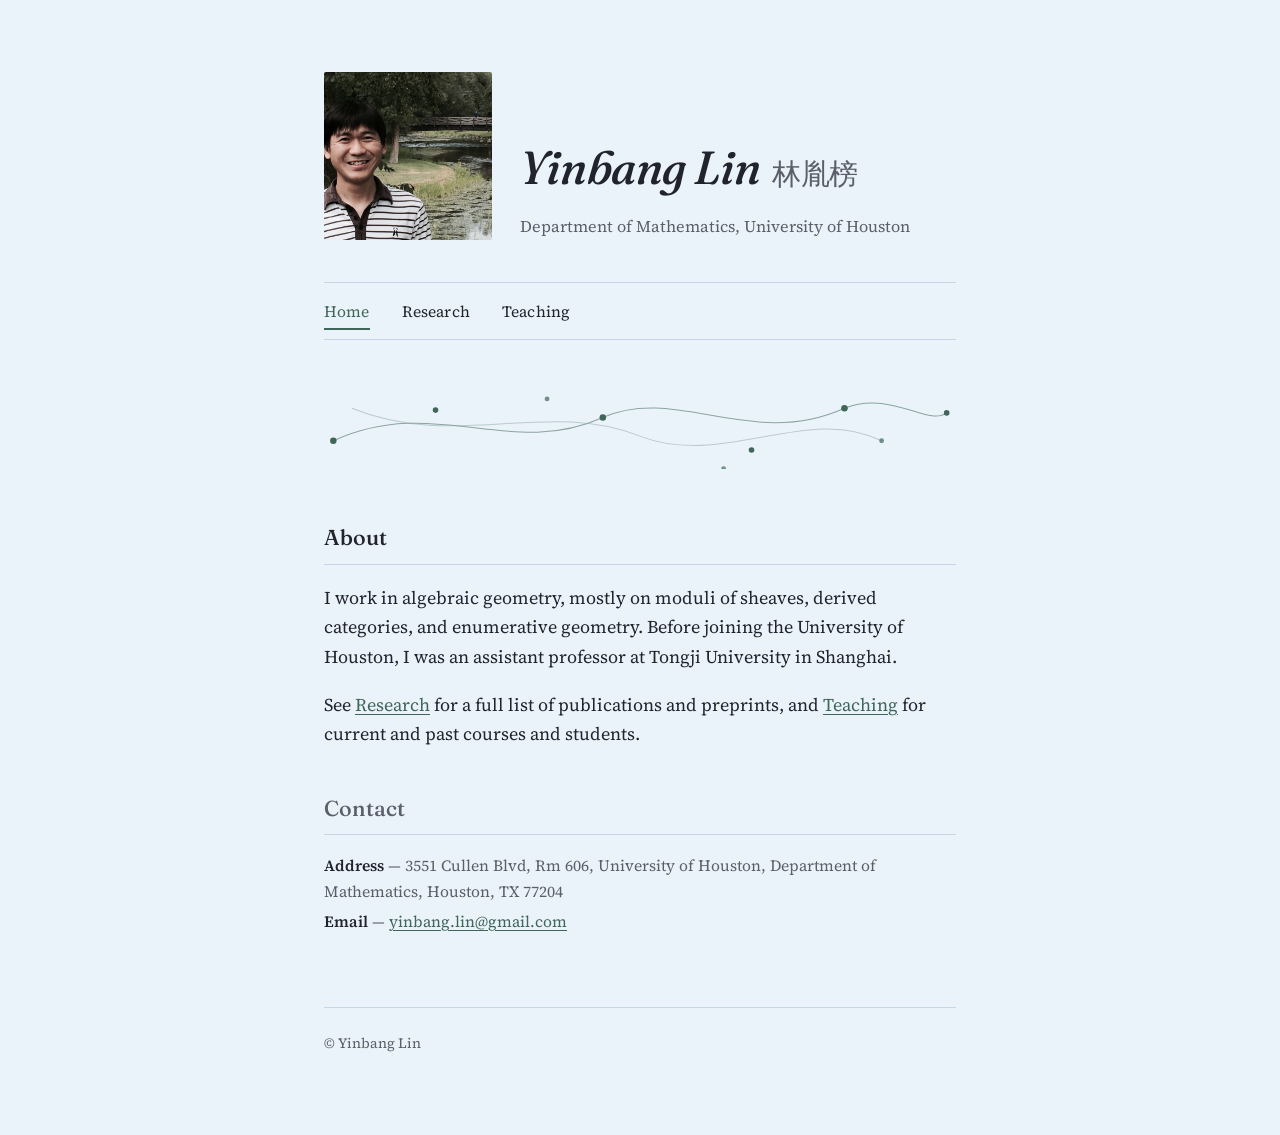
<file: index.html>
<!-- index.html — generated 2026-09-03T23:33:38Z -->
<!DOCTYPE html>
<html lang="en">
<head>
<meta charset="utf-8">
<meta name="viewport" content="width=device-width, initial-scale=1">
<title>Yinbang Lin</title>
<link rel="stylesheet" href="styles.css">
</head>
<body>
<div class="wrap">

  <header class="masthead">
    <img src="yinbang.jpg" alt="Portrait of Yinbang Lin">
    <div>
      <h1>Yinbang Lin<span class="name-cjk">林胤榜</span></h1>
      <p class="role">Department of Mathematics, University of Houston</p>
    </div>
  </header>

  <nav class="site" aria-label="Main">
    <ul>
      <li><a href="index.html" aria-current="page">Home</a></li>
      <li><a href="research.html">Research</a></li>
      <li><a href="teaching.html">Teaching</a></li>
    </ul>
  </nav>

  <div class="motif" aria-hidden="true">
    <svg viewBox="0 0 680 90" xmlns="http://www.w3.org/2000/svg">
      <g fill="none" stroke="#3F6659" stroke-width="1.1" opacity="0.55">
        <path d="M10,60 C120,10 200,80 300,35 C380,0 460,70 560,25 C610,5 650,45 670,30"/>
        <path d="M30,25 C140,70 240,15 340,55 C430,90 520,20 600,60" opacity="0.5"/>
      </g>
      <g fill="#3F6659">
        <circle cx="10" cy="60" r="3.5"/>
        <circle cx="120" cy="27" r="3"/>
        <circle cx="300" cy="35" r="3.5"/>
        <circle cx="460" cy="70" r="3"/>
        <circle cx="560" cy="25" r="3.5"/>
        <circle cx="670" cy="30" r="3"/>
        <circle cx="240" cy="15" r="2.6" opacity="0.7"/>
        <circle cx="430" cy="90" r="2.6" opacity="0.7"/>
        <circle cx="600" cy="60" r="2.6" opacity="0.7"/>
      </g>
    </svg>
  </div>

  <section>
    <h2>About</h2>
    <p>
      I work in algebraic geometry, mostly on moduli of sheaves, derived categories,
      and enumerative geometry. Before joining the University of Houston, I was an
      assistant professor at Tongji University in Shanghai.
    </p>
    <p>
      See <a href="research.html">Research</a> for a full list of publications and
      preprints, and <a href="teaching.html">Teaching</a> for current and past
      courses and students.
    </p>
  </section>

  <section class="contact">
    <h2>Contact</h2>
    <p><strong>Address</strong> — 3551 Cullen Blvd, Rm 606, University of Houston, Department of Mathematics, Houston, TX 77204</p>
    <p><strong>Email</strong> — <a href="yinbang.lin@gmail.com">yinbang.lin@gmail.com</a></p>
  </section>

  <footer>
    &copy; Yinbang Lin
    <!--<p style="margin-top:0.8rem;">
      <img src="http://hitwebcounter.com/counter/counter.php?page=6216928&amp;style=0006&amp;nbdigits=5&amp;type=ip&amp;initCount=0" title="Counter" alt="Visit counter" border="0">
    </p>-->
  </footer>

</div>
</body>
</html>
</file>
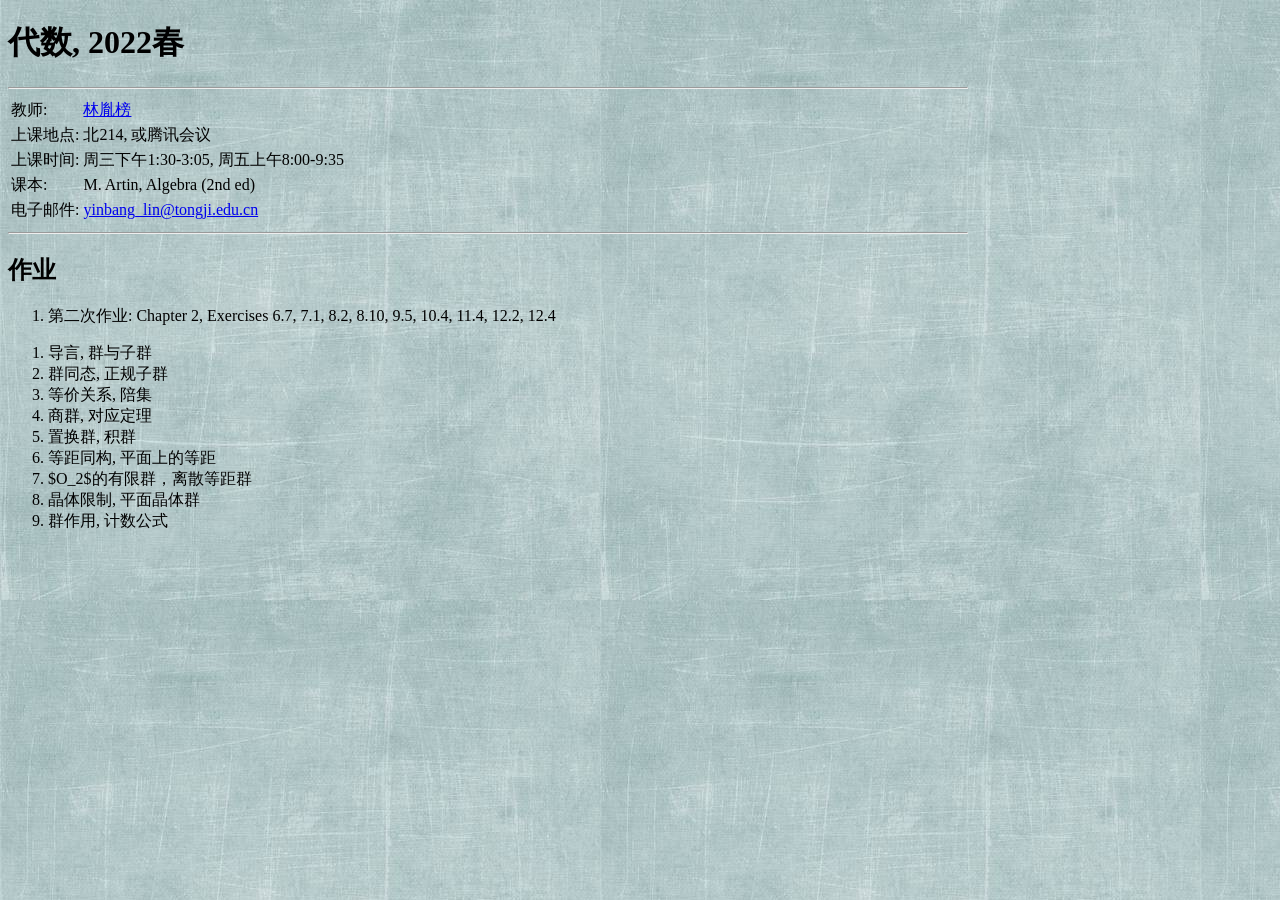
<file: algebra-2022-spring.html>
<!DOCTYPE html>
<html>
<head>
	<meta charset="utf-8"/>
<title>Algebra 2022 Spring</title>
<style>
li.big{line-height: 170%;}
</style>
<script type="text/javascript"
  src="https://cdn.mathjax.org/mathjax/latest/MathJax.js?config=TeX-AMS-MML_HTMLorMML">
</script>
</head>

<body background="2011082824804.jpg">
<div style="width:960px" >
<h1>代数, 2022春</h1>
<hr>
<table>
	<tr>
		<td>教师: </td>
		<td><a href="http://yinbang-lin.github.io">林胤榜</a></td>
	</tr>
	<tr>
		<td>上课地点: </td>
		<td>北214, 或腾讯会议</td>
	</tr>

	<tr>
		<td>上课时间: </td>
		<td>周三下午1:30-3:05, 周五上午8:00-9:35</td>
	</tr>
  
	<tr>
		<td>课本: </td>
		<td>M. Artin, Algebra (2nd ed)</td>
	</tr>
  
	<tr>
		<td>电子邮件:</td>
		<td><a href="mailto:yinbang_lin@tongji.edu.cn?Subject=" target="_top">yinbang_lin@tongji.edu.cn</a></td>
	</tr>
</table>
<hr>

<h2>作业</h2>
<!--<p>由于最近疫情原因, 提交作业请将PDF发送到2130906@tongji.edu.cn, 并抄送yinbang_lin@tongji.edu.cn. 作业与邮件题目: 姓名-学号-复变函数作业n.</p>-->
  <ol>
  <li>第二次作业: Chapter 2, Exercises 6.7, 7.1, 8.2, 8.10, 9.5, 10.4, 11.4, 12.2, 12.4</li>
  </ol>
	
<ol>
	<li>导言, 群与子群</li>		
	<li>群同态, 正规子群</li>
	<li>等价关系, 陪集</li>
	<li>商群, 对应定理</li>
	<li>置换群, 积群</li>
	<li>等距同构, 平面上的等距</li>
	<li>$O_2$的有限群，离散等距群</li>
	<li>晶体限制, 平面晶体群</li>
	<li>群作用, 计数公式</li>
	</ol>



			



<!-- hitwebcounter Code START -->
<!--
<img src="http://hitwebcounter.com/counter/counter.php?page=6216928&style=0006&nbdigits=5&type=ip&initCount=0" title="Counter" Alt="Counter"   border="0" >


                                       <br/>-->

<!--
<script type="text/javascript" id="clustrmaps" src="//cdn.clustrmaps.com/map_v2.js?d=k6tWbqxVRaAi-d06uN0Ue79crPr2LNfAba0oyfauKIA&cl=ffffff&w=a"></script>
-->
</body>

</html>
</file>
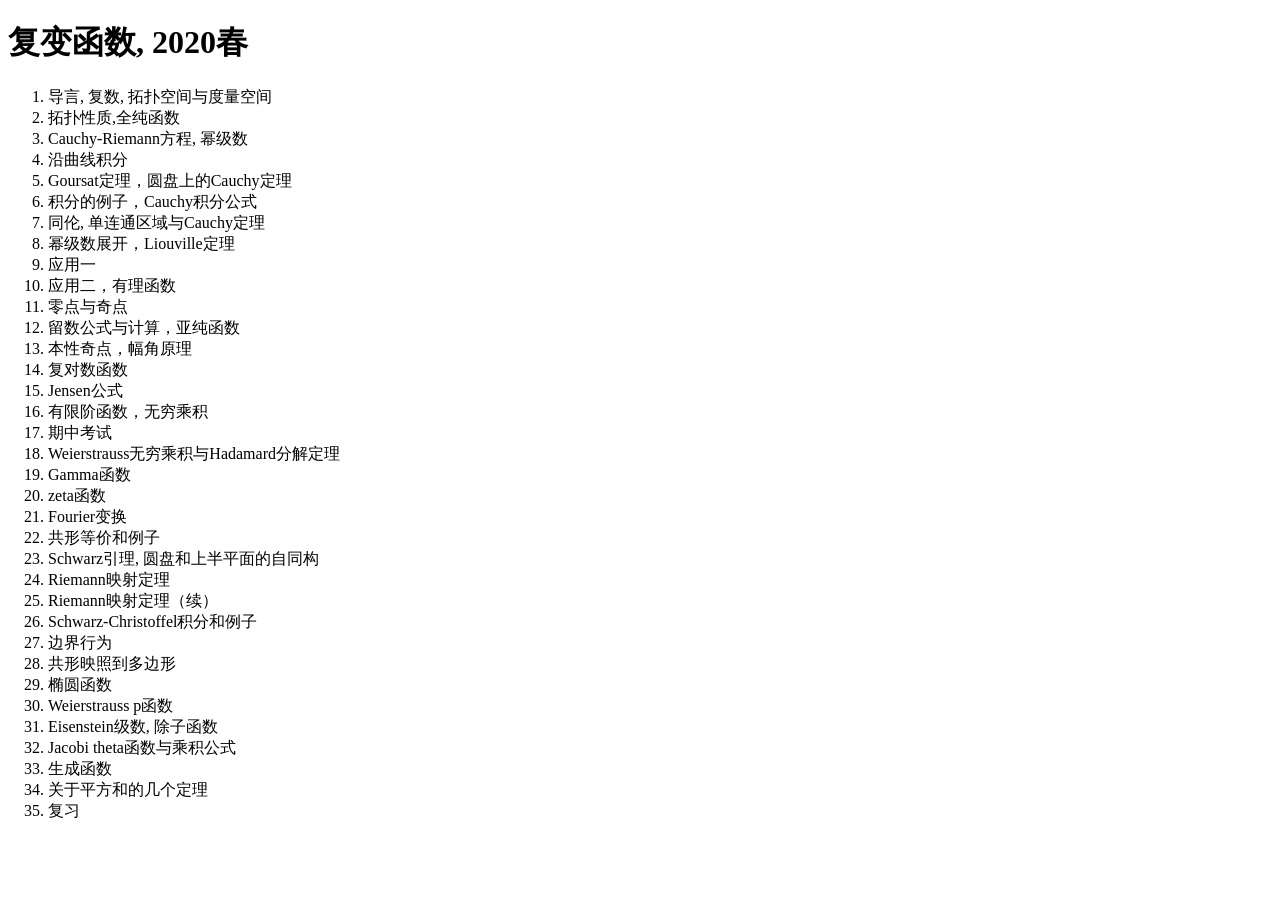
<file: complex-analysis-2020-spring.html>
<!DOCTYPE html>
<html>
<head>
	<meta charset="utf-8"/>
  <title>Complex Analysis, Spring 2020</title>
<style>
li.big{line-height: 170%;}
</style>
<script type="text/javascript"
  src="https://cdn.mathjax.org/mathjax/latest/MathJax.js?config=TeX-AMS-MML_HTMLorMML">
</script>
  </head>
  
  <h1>复变函数, 2020春</h1>
  
<ol>
	<li>导言, 复数, 拓扑空间与度量空间</li>		
	<li>拓扑性质,全纯函数</li>
	<li>Cauchy-Riemann方程, 幂级数</li>
	<li>沿曲线积分</li>
	<li>Goursat定理，圆盘上的Cauchy定理</li>
	<li>积分的例子，Cauchy积分公式</li>
	<li>同伦, 单连通区域与Cauchy定理</li>
	<li>幂级数展开，Liouville定理</li>
	<li>应用一</li>
	<li>应用二，有理函数</li>
	<li>零点与奇点</li>
	<li>留数公式与计算，亚纯函数</li>
	<li>本性奇点，幅角原理</li>
	<li>复对数函数</li>
	<li>Jensen公式</li>
	<li>有限阶函数，无穷乘积</li>
	<li>期中考试</li>
	<li>Weierstrauss无穷乘积与Hadamard分解定理</li>
	<li>Gamma函数</li>
	<li>zeta函数</li>
	<li>Fourier变换</li>	
	<li>共形等价和例子</li>
	<li>Schwarz引理, 圆盘和上半平面的自同构</li>	
	<li>Riemann映射定理</li>
	<li>Riemann映射定理（续）</li>
	<li>Schwarz-Christoffel积分和例子</li>
	<li>边界行为</li>
	<li>共形映照到多边形</li>
	<li>椭圆函数</li>
	<li>Weierstrauss p函数</li>
	<li>Eisenstein级数, 除子函数</li>
	<li>Jacobi theta函数与乘积公式</li>
	<li>生成函数</li>
	<li>关于平方和的几个定理</li>
	<li>复习</li>
	</ol>
 </html>
</file>
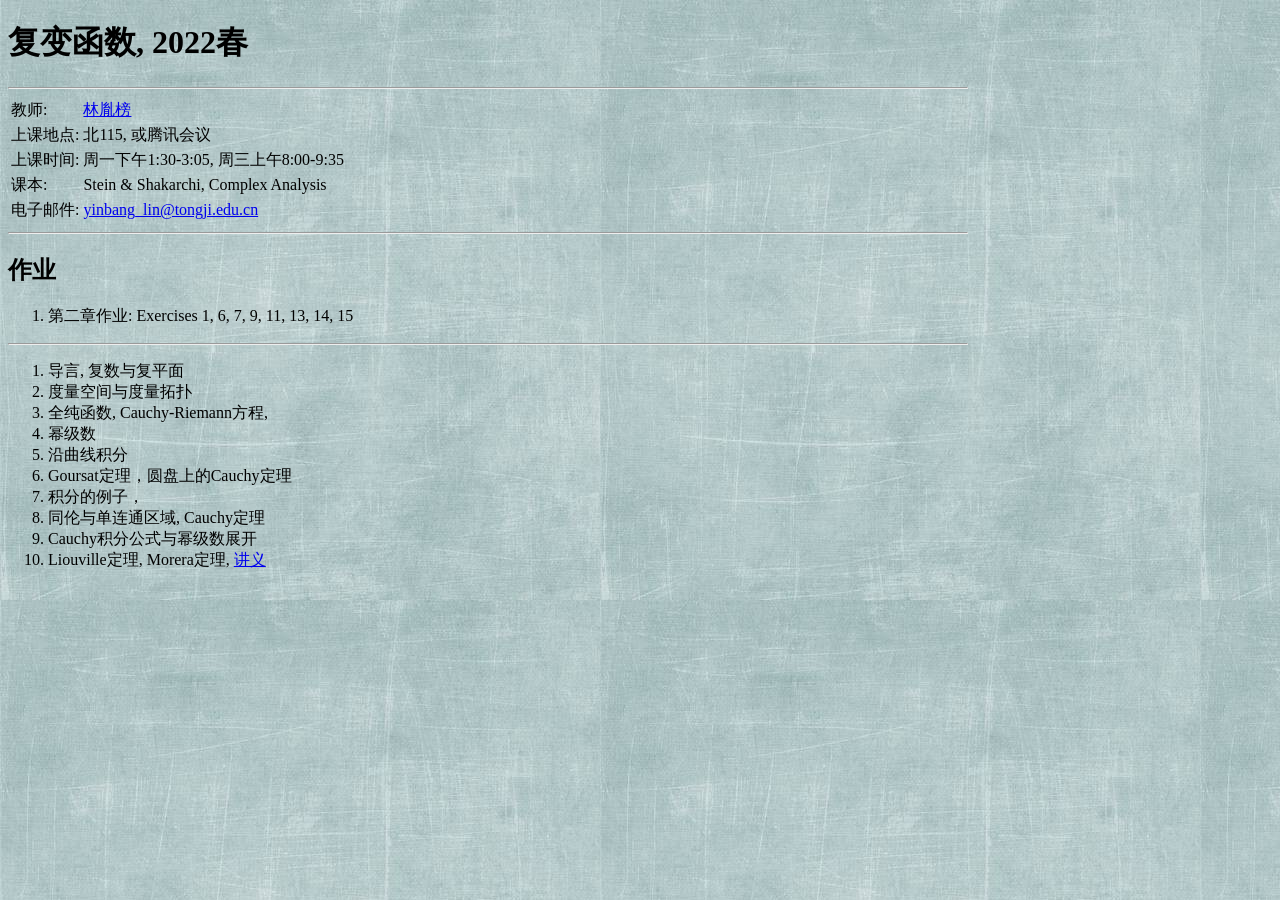
<file: complex-analysis-2022-spring.html>
<!DOCTYPE html>
<html>
<head>
	<meta charset="utf-8"/>
<title>Complex Analysis Spring 2022</title>
<style>
li.big{line-height: 170%;}
</style>
<script type="text/javascript"
  src="https://cdn.mathjax.org/mathjax/latest/MathJax.js?config=TeX-AMS-MML_HTMLorMML">
</script>
</head>

<body background="2011082824804.jpg">
<div style="width:960px" >
<h1>复变函数, 2022春</h1>
<hr>
<table>
		<tr>
		<td>教师: </td>
		<td><a href="http://yinbang-lin.github.io">林胤榜</a></td>
	</tr>
	<tr>
		<td>上课地点: </td>
		<td>北115, 或腾讯会议</td>
	</tr>

	<tr>
		<td>上课时间: </td>
		<td>周一下午1:30-3:05, 周三上午8:00-9:35</td>
	</tr>
  
	<tr>
		<td>课本: </td>
		<td>Stein & Shakarchi, Complex Analysis</td>
	</tr>
  
	<tr>
		<td>电子邮件:</td>
		<td><a href="mailto:yinbang_lin@tongji.edu.cn?Subject=" target="_top">yinbang_lin@tongji.edu.cn</a></td>
	</tr>
</table>
<hr>

<!--<p>Here is my <a href="cv_may_2016.pdf">CV</a>.</p>
<hr> -->

<h2>作业</h2>
<!--<p>由于最近疫情原因, 提交作业请将PDF发送到2130906@tongji.edu.cn, 并抄送yinbang_lin@tongji.edu.cn. 作业与邮件题目: 姓名-学号-复变函数作业n.</p>-->
  <ol>
  <li>第二章作业: Exercises 1, 6, 7, 9, 11, 13, 14, 15  </li>
  </ol>
	
<hr>	
<ol>
	<li>导言, 复数与复平面</li>		
	<li>度量空间与度量拓扑</li>
	<li>全纯函数, Cauchy-Riemann方程, </li>
	<li>幂级数</li>
	<li>沿曲线积分</li>
	<li>Goursat定理，圆盘上的Cauchy定理</li>
	<li>积分的例子，</li>
	<li>同伦与单连通区域, Cauchy定理</li>
	<li>Cauchy积分公式与幂级数展开</li>
	<li>Liouville定理, Morera定理, <a href="Lecture 10.pdf">讲义</a></li>
	</ol>

			



<!-- hitwebcounter Code START -->

<!--
<img src="http://hitwebcounter.com/counter/counter.php?page=6216928&style=0006&nbdigits=5&type=ip&initCount=0" title="Counter" Alt="Counter"   border="0" >
<br/>
-->

<!--
<script type="text/javascript" id="clustrmaps" src="//cdn.clustrmaps.com/map_v2.js?d=k6tWbqxVRaAi-d06uN0Ue79crPr2LNfAba0oyfauKIA&cl=ffffff&w=a"></script>
-->
</body>

</html>
</file>
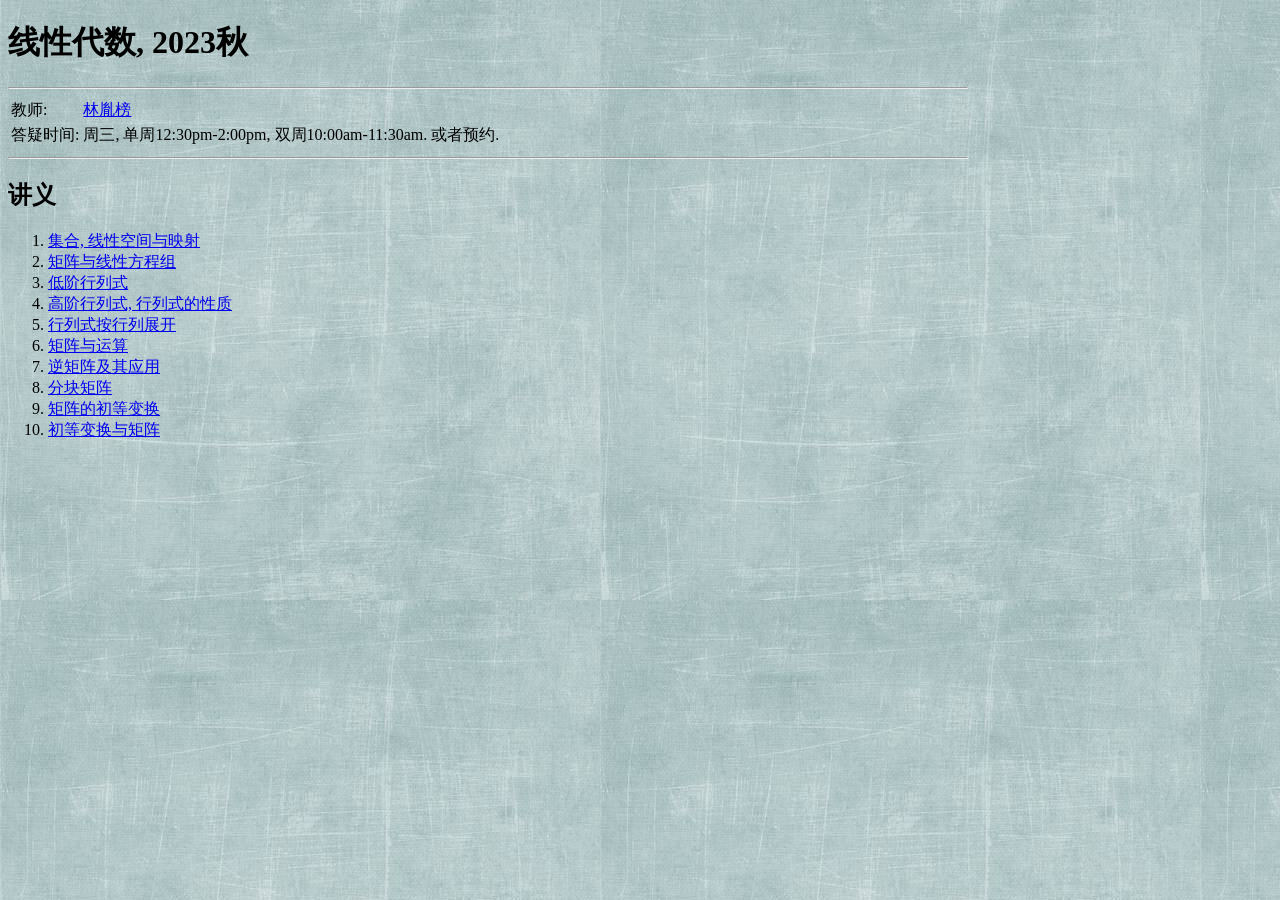
<file: linear-algebra-fall-2023.html>
<!DOCTYPE html>
<html>
<head>
	<meta charset="utf-8"/>
<title>线性代数, 2023秋</title>
<style>
li.big{line-height: 170%;}
</style>
<script type="text/javascript"
  src="https://cdn.mathjax.org/mathjax/latest/MathJax.js?config=TeX-AMS-MML_HTMLorMML">
</script>
</head>

<body background="2011082824804.jpg">
<div style="width:960px" >
<h1>线性代数, 2023秋</h1>
<hr>
<table>
		<tr>
		<td>教师: </td>
		<td><a href="http://yinbang-lin.github.io">林胤榜</a></td>
	</tr>
	<!--<tr>
		<td>上课地点: </td>
		<td>北115, 或腾讯会议</td>
	</tr>-->

	<tr>
		<td>答疑时间: </td>
		<td>周三, 单周12:30pm-2:00pm, 双周10:00am-11:30am. 或者预约.</td>
	</tr>
  <!--
	<tr>
		<td>课本: </td>
		<td>Stein & Shakarchi, Complex Analysis</td>
	</tr>
  
	<tr>
		<td>电子邮件:</td>
		<td><a href="mailto:yinbang_lin@tongji.edu.cn?Subject=" target="_top">yinbang_lin@tongji.edu.cn</a></td>
	</tr>-->
</table>
<hr>
<!--
<h2>作业</h2>

  <ol>
  <li>第二章作业: Exercises 1, 6, 7, 9, 11, 13, 14, 15  </li>
  </ol>
	
<hr>-->	
<h2>讲义</h2>
<ol>
	<li><a href="L1集合线性空间映射.pdf">集合, 线性空间与映射</li>		
	<li><a href="L2矩阵与线性方程组.pdf">矩阵与线性方程组</li>
	<li><a href="L3低阶行列式.pdf">低阶行列式</li>
	<li><a href="L3 高阶行列式,行列式的性质.pdf">高阶行列式, 行列式的性质</li>
	<li><a href="L4 行列式按行列展开.pdf">行列式按行列展开</li>
	<li><a href="L5 矩阵与运算.pdf">矩阵与运算</li>
	<li><a href="L6 逆矩阵及其应用.pdf">逆矩阵及其应用</li>
	<li><a href="L7 分块矩阵.pdf">分块矩阵</a></li>
	<li><a href="L8 矩阵的初等变换.pdf">矩阵的初等变换</li>
	<li><a href="L9 初等变换与矩阵.pdf">初等变换与矩阵</li>
	</ol>

			



<!-- hitwebcounter Code START -->

<!--
<img src="http://hitwebcounter.com/counter/counter.php?page=6216928&style=0006&nbdigits=5&type=ip&initCount=0" title="Counter" Alt="Counter"   border="0" >
<br/>



<script type="text/javascript" id="clustrmaps" src="//cdn.clustrmaps.com/map_v2.js?d=k6tWbqxVRaAi-d06uN0Ue79crPr2LNfAba0oyfauKIA&cl=ffffff&w=a"></script>-->

</body>

</html>
</file>
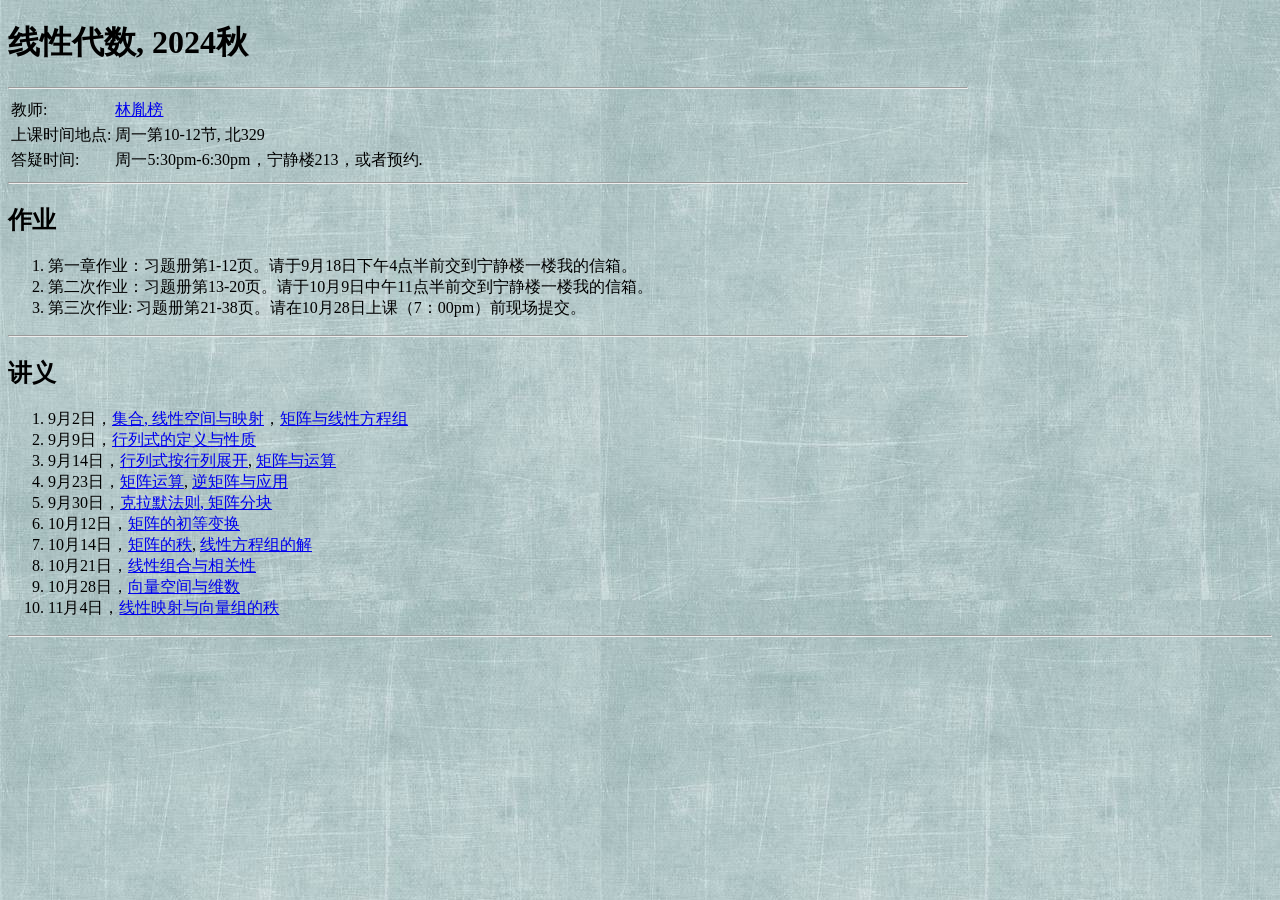
<file: linear-algebra-fall-2024.html>
<!DOCTYPE html>
<html>
<head>
	<meta charset="utf-8"/>
<title>线性代数, 2024秋</title>
<style>
li.big{line-height: 170%;}
</style>
<script type="text/javascript"
  src="https://cdn.mathjax.org/mathjax/latest/MathJax.js?config=TeX-AMS-MML_HTMLorMML">
</script>
</head>

<body background="2011082824804.jpg">
<div style="width:960px" >
<h1>线性代数, 2024秋</h1>
<hr>
<table>
		<tr>
		<td>教师: </td>
		<td><a href="http://yinbang-lin.github.io">林胤榜</a></td>
	</tr>
	<tr>
		<td>上课时间地点: </td>
		<td>周一第10-12节, 北329</td>
	</tr>

	<tr>
		<td>答疑时间: </td>
		<td>周一5:30pm-6:30pm，宁静楼213，或者预约.</td>
	</tr>
  <!--
	<tr>
		<td>课本: </td>
		<td>Stein & Shakarchi, Complex Analysis</td>
	</tr>
  
	<tr>
		<td>电子邮件:</td>
		<td><a href="mailto:yinbang_lin@tongji.edu.cn?Subject=" target="_top">yinbang_lin@tongji.edu.cn</a></td>
	</tr>-->
</table>
<hr>
<h2>作业</h2>

  <ol>
  	<li>第一章作业：习题册第1-12页。请于9月18日下午4点半前交到宁静楼一楼我的信箱。</li>
	<li>第二次作业：习题册第13-20页。请于10月9日中午11点半前交到宁静楼一楼我的信箱。</li>
	<li>第三次作业: 习题册第21-38页。请在10月28日上课（7：00pm）前现场提交。</li>
  </ol>
	
<hr>
<h2>讲义</h2>
<ol>
	<li>9月2日，<a href="L1集合线性空间映射.pdf">集合, 线性空间与映射</a>，<a href="L2矩阵与线性方程组.pdf">矩阵与线性方程组</a></li>		
	<li>9月9日，<a href="L2行列式的定义与性质.pdf">行列式的定义与性质</a></li>
	<li>9月14日，<a href="L3 行列式按行列展开.pdf">行列式按行列展开</a>, <a href="L4 矩阵与运算.pdf">矩阵与运算</a></li>
	<li>9月23日，<a href="L4 矩阵与运算.pdf">矩阵运算</a>, <a href="L5 逆矩阵及其应用.pdf">逆矩阵与应用</a></li>
	<li>9月30日，<a href="L6 克拉默法则, 矩阵分块.pdf">克拉默法则, 矩阵分块</a></li>
	<li>10月12日，<a href="L6 矩阵的初等变换.pdf">矩阵的初等变换</a></li>
	<li>10月14日，<a href="L7 矩阵的秩.pdf">矩阵的秩</a>, <a href="L7 线性方程组的解.pdf">线性方程组的解</a></li>
	<li>10月21日，<a href="L8 线性组合与相关性.pdf">线性组合与相关性</a></li>
	<li>10月28日，<a href="L9 向量空间与维数.pdf">向量空间与维数</a></li>
	<li>11月4日，<a href="L10 线性映射与向量组的秩.pdf">线性映射与向量组的秩</a></li>


	</ol>

			

</div>

<hr>

 <!--<a href='https://www.free-counters.org/'>free Hit Counter</a> <script type='text/javascript' src='https://www.freevisitorcounters.com/auth.php?id=23195e98ab40d9a5ac14812eac47489709faff7b'></script>-->
<script type="text/javascript" src="https://www.freevisitorcounters.com/en/home/counter/1230384/t/5"></script>


</body>

</html>
</file>
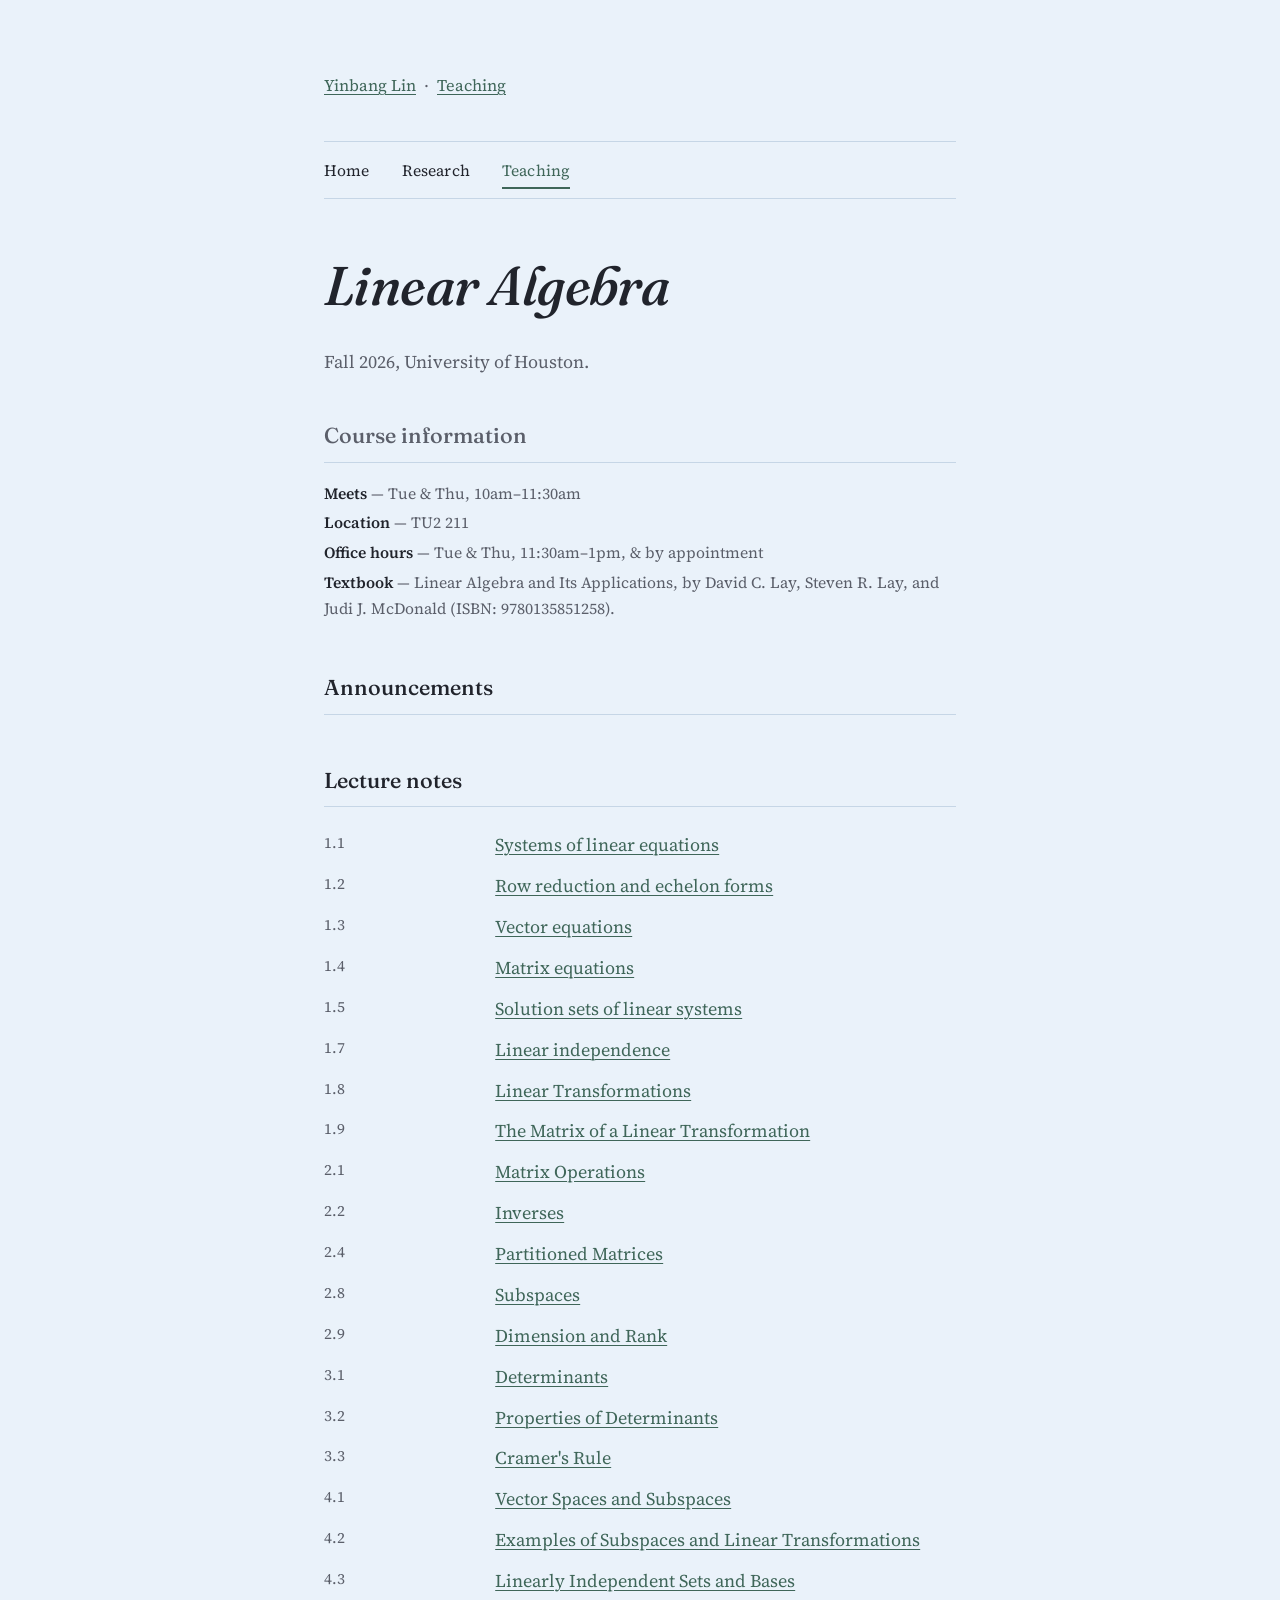
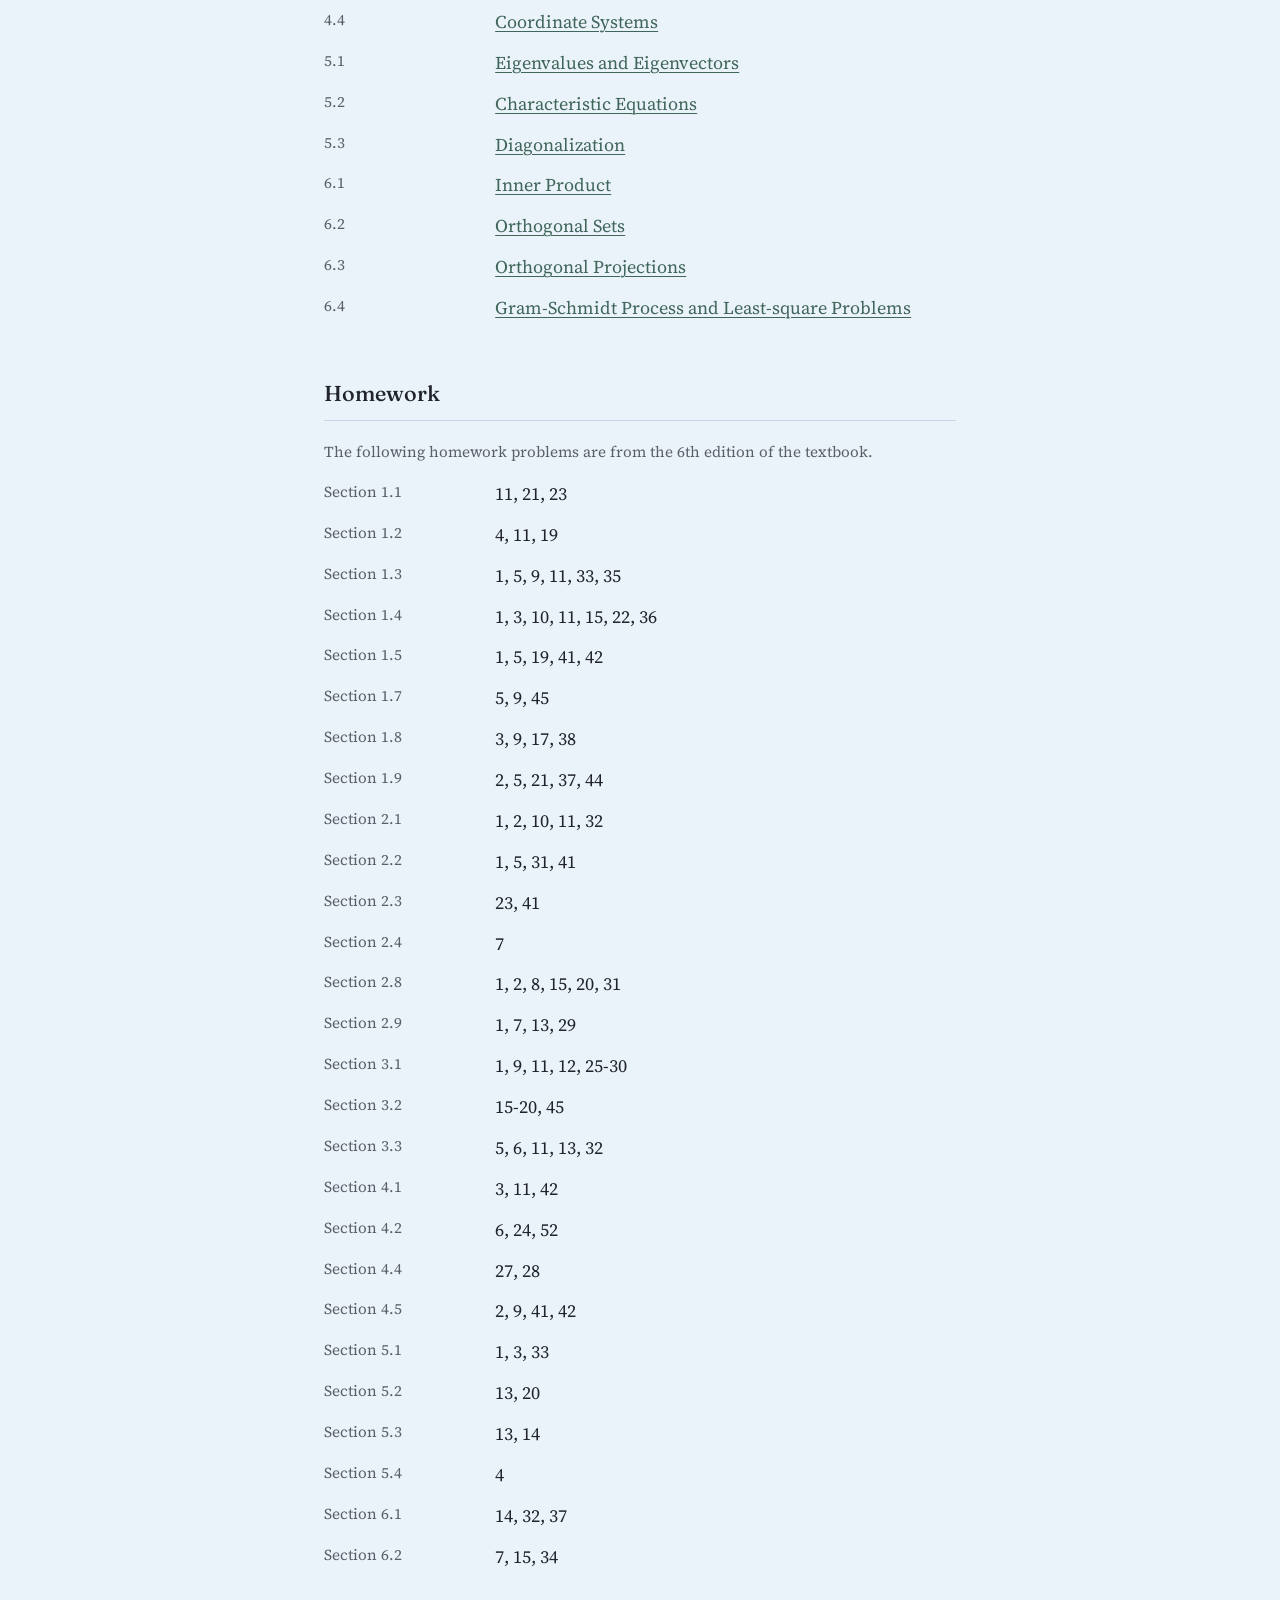
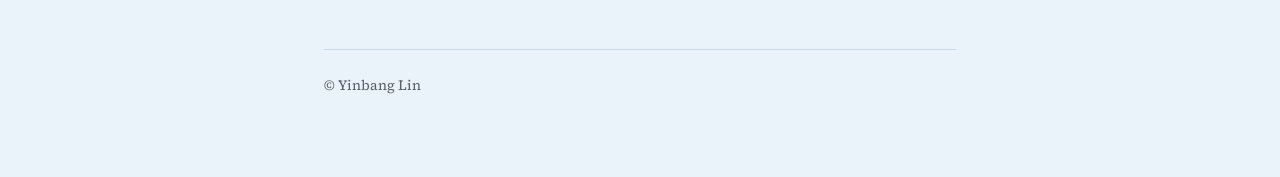
<file: linear-algebra-fall2026.html>
<!-- linear-algebra-fall2026.html — generated 2026-09-03T23:33:38Z -->
<!DOCTYPE html>
<html lang="en">
<head>
<meta charset="utf-8">
<meta name="viewport" content="width=device-width, initial-scale=1">
<title>Linear Algebra, Fall 2026 — Yinbang Lin</title>
<link rel="stylesheet" href="styles.css">
</head>
<body>
<div class="wrap">

  <header class="masthead">
    <div>
      <p class="role"><a href="index.html">Yinbang Lin</a> &nbsp;&middot;&nbsp; <a href="teaching.html">Teaching</a></p>
    </div>
  </header>

  <nav class="site" aria-label="Main">
    <ul>
      <li><a href="index.html">Home</a></li>
      <li><a href="research.html">Research</a></li>
      <li><a href="teaching.html" aria-current="page">Teaching</a></li>
    </ul>
  </nav>

  <h1 class="page-title">Linear Algebra</h1>
  <p class="lede">Fall 2026, University of Houston.</p>

  <section class="contact">
    <h2>Course information</h2>
    <p><strong>Meets</strong> — Tue &amp; Thu, 10am&ndash;11:30am</p>
    <p><strong>Location</strong> — TU2 211</p>
    <p><strong>Office hours</strong> — Tue &amp; Thu, 11:30am&ndash;1pm, &amp; by appointment</p>
    <p><strong>Textbook</strong> — Linear Algebra and Its Applications, by David C. Lay, Steven R. Lay, and Judi J. McDonald (ISBN: 9780135851258).</p>
  </section>

  <section>
    <h2>Announcements</h2>
    <!--
      Newest announcement at the top. Copy one <li> block below to add another.
    -->
    <ul class="plain-list">
      <!--
      <li><span class="when">Aug 25</span><span class="what">Welcome to Linear Algebra — the syllabus will be posted before the first class.</span></li>
      -->
      <!--<li><span class="when">Quiz 2</span><span class="what">10&ndash;10:15am, Sep 15, Tue</span></li>-->
      <!--<li><span class="when">Notation</span><span class="what">Here is a list of commonly used <a href="MATH2318_Notation.pdf">notation.</a></span></li>-->
      <!--<li><span class="when">Quiz 3</span><span class="what">will cover 1.5 and 1.7.</span></li>-->
      <!--<li><span class="when">Quiz 4</span><span class="what">will cover 1.8 and 1.9.</span></li>-->
      <!--<li><span class="when">Midterm</span><span class="what">Tuesday, October 13</span></li>-->
      <!--<li><span class="when">Midterm Review</span><span class="what"><a href="MATH2318_Midterm_Review_Topics.pdf">Topics and examples</a></span></li>-->
      <!--<li><span class="when">Quiz 5</span><span class="what">will cover 3.2 and 3.2</span></li>-->
      <!--<li><span class="when">Quiz 6</span><span class="what">will cover 4.1 and 4.2. Pay attention to Ex. 11 in 4.1.</span></li>-->
    </ul>
  </section>

  <section>
    <h2>Lecture notes</h2>
    <!--
      Each entry: a date, a short title, and a link to the file.
      Copy one <li> block below to add a new lecture; newest at the top.
      To link a PDF, upload it next to this HTML file and point href at its filename.
    -->
    <ul class="plain-list">
      <li><span class="when">1.1</span><span class="what"><a href="lecture-01.pdf">Systems of linear equations</a></span></li>
      <li><span class="when">1.2</span><span class="what"><a href="lecture-02.pdf">Row reduction and echelon forms</a></span></li>
      <li><span class="when">1.3</span><span class="what"><a href="lecture-03.pdf">Vector equations</a></span></li>
      <li><span class="when">1.4</span><span class="what"><a href="1.4MatrixEquations.pdf">Matrix equations</a></span></li>
      <li><span class="when">1.5</span><span class="what"><a href="1.5SolutionSets.pdf">Solution sets of linear systems</a></span></li>
      <li><span class="when">1.7</span><span class="what"><a href="1.7LinearIndependence.pdf">Linear independence</a></span></li>
      <li><span class="when">1.8</span><span class="what"><a href="1.8LinearTransformations.pdf">Linear Transformations</a></span></li>
      <li><span class="when">1.9</span><span class="what"><a href="1.9MatrixLinearTransformation.pdf">The Matrix of a Linear Transformation</a></span></li>
      <li><span class="when">2.1</span><span class="what"><a href="2.1MatrixOperations.pdf">Matrix Operations</a></span></li>
      <li><span class="when">2.2</span><span class="what"><a href="2.2Inverses.pdf">Inverses</a></span></li>
      <li><span class="when">2.4</span><span class="what"><a href="2.4PartitionedMatrices.pdf">Partitioned Matrices</a></span></li>
      <li><span class="when">2.8</span><span class="what"><a href="2.8Subspaces.pdf">Subspaces</a></span></li>
      <li><span class="when">2.9</span><span class="what"><a href="2.9DimensionRankSubspaces.pdf">Dimension and Rank</a></span></li>
      <li><span class="when">3.1</span><span class="what"><a href="3.1Determinants.pdf">Determinants</a></span></li>
      <li><span class="when">3.2</span><span class="what"><a href="3.2Properties of Determinants.pdf">Properties of Determinants</a></span></li>
      <li><span class="when">3.3</span><span class="what"><a href="3.3Cramer'sRule.pdf">Cramer's Rule</a></span></li>
      <li><span class="when">4.1</span><span class="what"><a href="4.1VectorSpaces.pdf">Vector Spaces and Subspaces</a></span></li>
      <li><span class="when">4.2</span><span class="what"><a href="4.2SubspacesLinearTransformations.pdf">Examples of Subspaces and Linear Transformations</a></span></li>
      <li><span class="when">4.3</span><span class="what"><a href="4.3Bases.pdf">Linearly Independent Sets and Bases</a></span></li>
       <li><span class="when">4.4</span><span class="what"><a href="4.4CoordinateSystems.pdf">Coordinate Systems</a></span></li>
      <li><span class="when">5.1</span><span class="what"><a href="5.1EigenvaluesEigenvectors.pdf">Eigenvalues and Eigenvectors</a></span></li>
      <li><span class="when">5.2</span><span class="what"><a href="5.2CharacteristicEquations.pdf">Characteristic Equations</a></span></li>
      <li><span class="when">5.3</span><span class="what"><a href="5.3Diagonalization.pdf">Diagonalization</a></span></li>
      <li><span class="when">6.1</span><span class="what"><a href="6.1InnerProduct.pdf">Inner Product</a></span></li>
      <li><span class="when">6.2</span><span class="what"><a href="6.2OrthogonalSets.pdf">Orthogonal Sets</a></span></li>
      <li><span class="when">6.3</span><span class="what"><a href="6.3OrthogonalProjections.pdf">Orthogonal Projections</a></span></li>
      <li><span class="when">6.4</span><span class="what"><a href="Gram-Schmidt and Least-squares.pdf">Gram-Schmidt Process and Least-square Problems</a></span></li>

    </ul>
  </section>

  <section>
    <h2>Homework</h2>
    <!--
      Not collected — this is just a running list of assigned problems.
      Each entry: the assignment name in the first column, the problem list in the second.
      Copy one <li> block below to add a new assignment; newest at the top.
    -->
    <p class="sub-heading">The following homework problems are from the 6th edition of the textbook.</p>
    <ul class="plain-list">
      <li><span class="when">Section 1.1</span><span class="what">11, 21, 23</span></li>
      <li><span class="when">Section 1.2</span><span class="what">4, 11, 19</span></li>
      <li><span class="when">Section 1.3</span><span class="what">1, 5, 9, 11, 33, 35</span></li>
      <li><span class="when">Section 1.4</span><span class="what">1, 3, 10, 11, 15, 22, 36</span></li>
      <li><span class="when">Section 1.5</span><span class="what">1, 5, 19, 41, 42</span></li>
      <li><span class="when">Section 1.7</span><span class="what">5, 9, 45</span></li>
      <li><span class="when">Section 1.8</span><span class="what">3, 9, 17, 38</span></li>
      <li><span class="when">Section 1.9</span><span class="what">2, 5, 21, 37, 44</span></li>
      <li><span class="when">Section 2.1</span><span class="what">1, 2, 10, 11, 32</span></li>
      <li><span class="when">Section 2.2</span><span class="what">1, 5, 31, 41</span></li>
      <li><span class="when">Section 2.3</span><span class="what">23, 41</span></li>
      <li><span class="when">Section 2.4</span><span class="what">7</span></li>
      <li><span class="when">Section 2.8</span><span class="what">1, 2, 8, 15, 20, 31</span></li>
      <li><span class="when">Section 2.9</span><span class="what">1, 7, 13, 29</span></li>
      <li><span class="when">Section 3.1</span><span class="what">1, 9, 11, 12, 25-30</span></li>
      <li><span class="when">Section 3.2</span><span class="what">15-20, 45</span></li>
      <li><span class="when">Section 3.3</span><span class="what">5, 6, 11, 13, 32</span></li>
      <li><span class="when">Section 4.1</span><span class="what">3, 11, 42</span></li>
      <li><span class="when">Section 4.2</span><span class="what">6, 24, 52</span></li>
      <li><span class="when">Section 4.4</span><span class="what">27, 28</span></li>
      <li><span class="when">Section 4.5</span><span class="what">2, 9, 41, 42</span></li>
      <li><span class="when">Section 5.1</span><span class="what">1, 3, 33</span></li>
      <li><span class="when">Section 5.2</span><span class="what">13, 20</span></li>
      <li><span class="when">Section 5.3</span><span class="what">13, 14</span></li>
      <li><span class="when">Section 5.4</span><span class="what">4</span></li>
      <li><span class="when">Section 6.1</span><span class="what">14, 32, 37</span></li>
      <li><span class="when">Section 6.2</span><span class="what">7, 15, 34</span></li>
    </ul>
  </section>

  <footer>
    &copy; Yinbang Lin
    <!--
      This is a NEW counter for this page, separate from the one on your homepage
      (each hitwebcounter widget tracks visits per "page" id).
      Go to hitwebcounter.com, create a counter for this page, and it will give you
      a page id number — replace REPLACE_WITH_YOUR_PAGE_ID below with that number.
    -->
    <!--<p style="margin-top:0.8rem;">
      <img src="http://hitwebcounter.com/counter/counter.php?page=21518691&amp;style=0006&amp;nbdigits=5&amp;type=ip&amp;initCount=0" title="Counter" alt="Visit counter" border="0">
    </p>-->
  </footer>

</div>
</body>
</html>
</file>
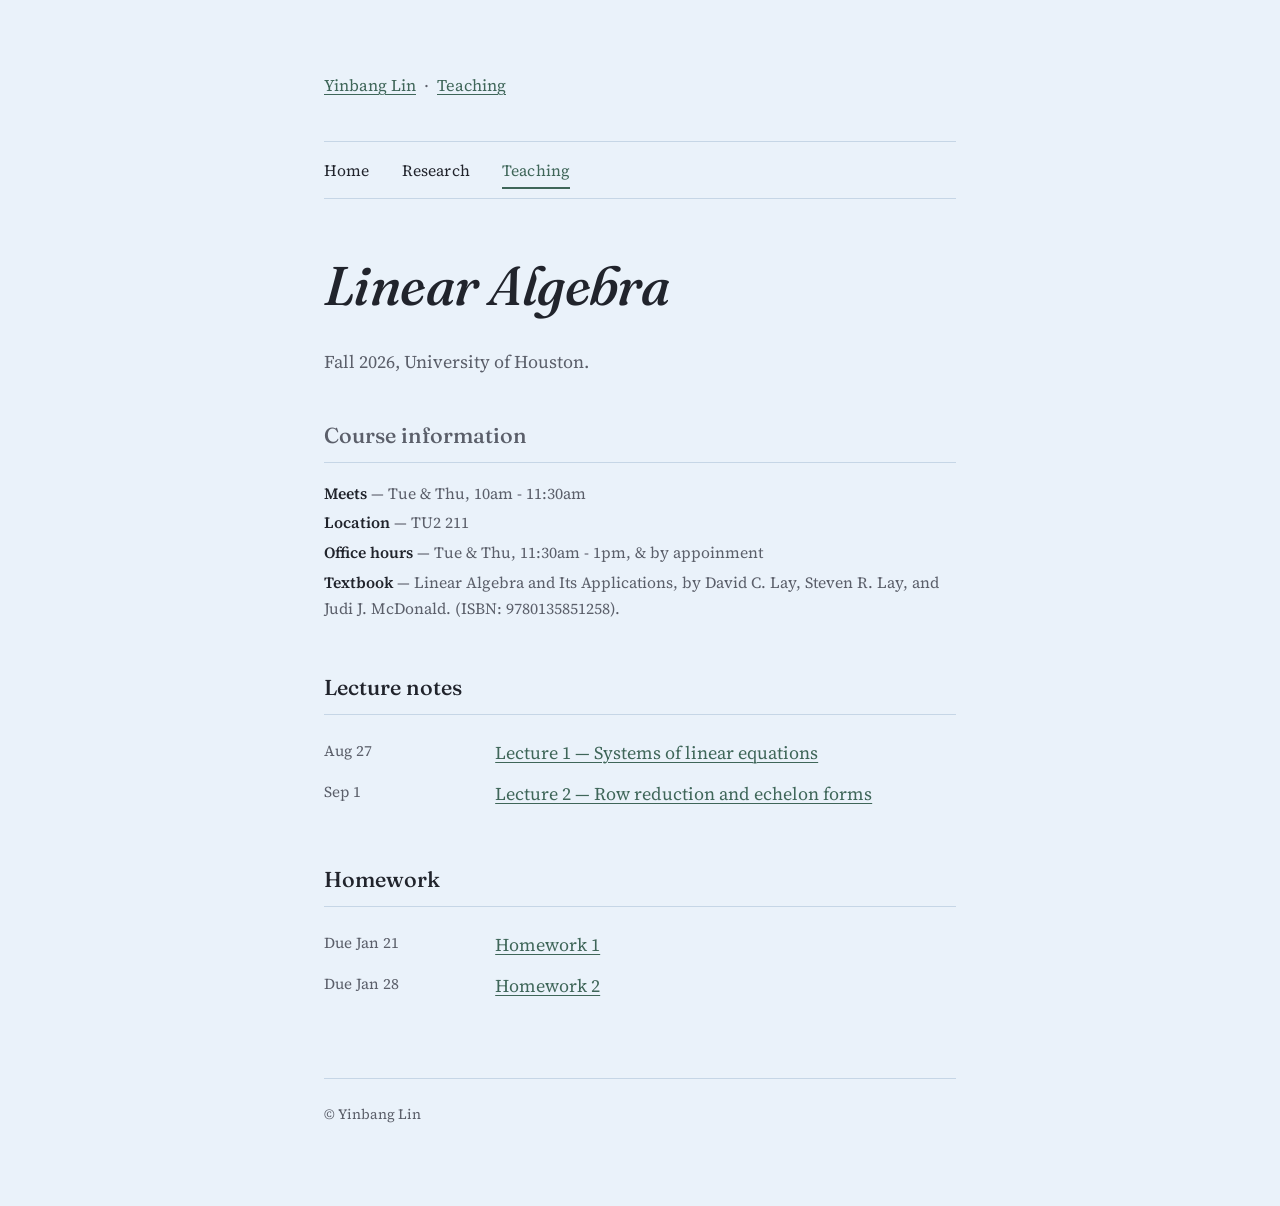
<file: linear-algebra-spring2026.html>
<!-- linear-algebra-spring2026.html — generated 2026-09-03T23:33:38Z -->
<!DOCTYPE html>
<html lang="en">
<head>
<meta charset="utf-8">
<meta name="viewport" content="width=device-width, initial-scale=1">
<title>Linear Algebra, Fall 2026 — Yinbang Lin</title>
<link rel="stylesheet" href="styles.css">
</head>
<body>
<div class="wrap">

  <header class="masthead">
    <div>
      <p class="role"><a href="index.html">Yinbang Lin</a> &nbsp;&middot;&nbsp; <a href="teaching.html">Teaching</a></p>
    </div>
  </header>

  <nav class="site" aria-label="Main">
    <ul>
      <li><a href="index.html">Home</a></li>
      <li><a href="research.html">Research</a></li>
      <li><a href="teaching.html" aria-current="page">Teaching</a></li>
    </ul>
  </nav>

  <h1 class="page-title">Linear Algebra</h1>
  <p class="lede">Fall 2026, University of Houston.</p>

  <section class="contact">
    <h2>Course information</h2>
    <!-- Fill in / edit these lines as needed. -->
    <p><strong>Meets</strong> — Tue & Thu, 10am - 11:30am</p>
    <p><strong>Location</strong> — TU2 211</p>
    <p><strong>Office hours</strong> — Tue & Thu, 11:30am - 1pm, & by appoinment</p>
    <p><strong>Textbook</strong> — Linear Algebra and Its Applications, by David C. Lay, Steven R. Lay, and Judi J.
McDonald. (ISBN: 9780135851258).</p>
  </section>

  <section>
    <h2>Lecture notes</h2>
    <!--
      Each entry: a date, a short title, and a link to the file.
      Copy one <li> block below to add a new lecture; newest at the top.
      To link a PDF, upload it next to this HTML file and point href at its filename.
    -->
    <ul class="plain-list">
      <li><span class="when">Aug 27</span><span class="what"><a href="lecture-01.pdf">Lecture 1 — Systems of linear equations</a></span></li>
      <li><span class="when">Sep 1</span><span class="what"><a href="lecture-02.pdf">Lecture 2 — Row reduction and echelon forms</a></span></li>
    </ul>
  </section>

  <section>
    <h2>Homework</h2>
    <!--
      Each entry: assignment name, due date, and a link to the file.
      Copy one <li> block below to add a new assignment; newest at the top.
    -->
    <ul class="plain-list">
      <li><span class="when">Due Jan 21</span><span class="what"><a href="hw1.pdf">Homework 1</a></span></li>
      <li><span class="when">Due Jan 28</span><span class="what"><a href="hw2.pdf">Homework 2</a></span></li>
    </ul>
  </section>

  <footer>
    &copy; Yinbang Lin
  </footer>

</div>
</body>
</html>
</file>
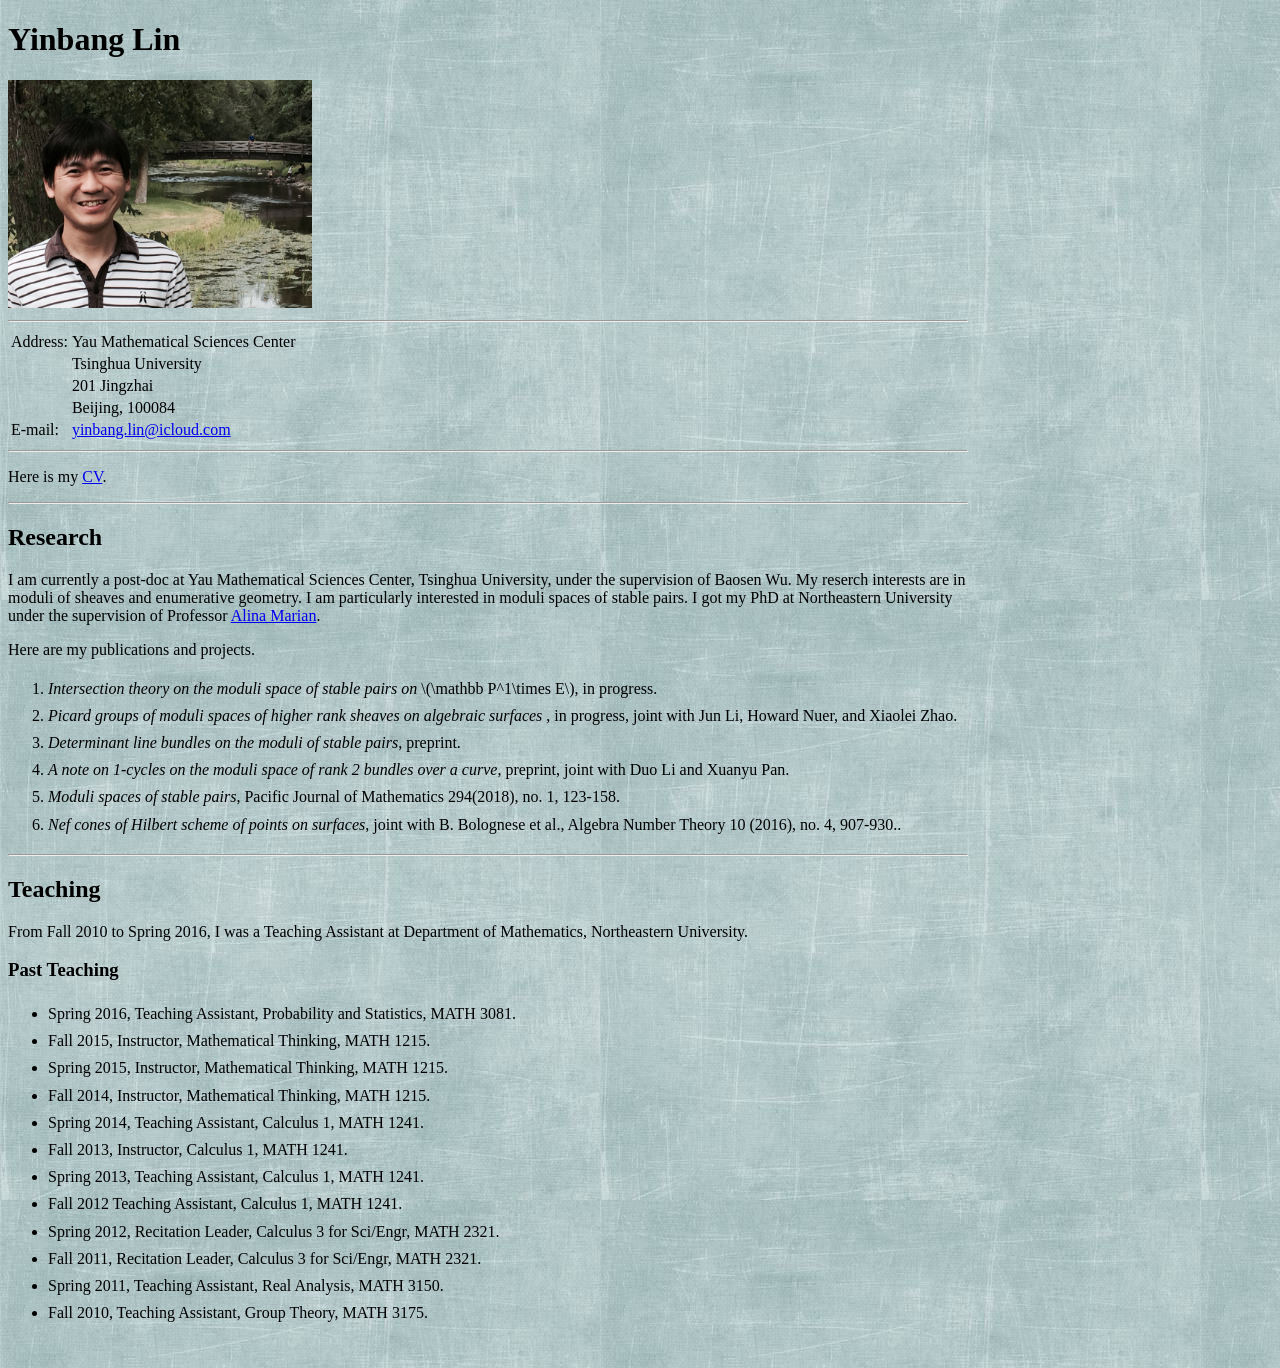
<file: main.html>
<!DOCTYPE html>
<html>
<head>
<title>Yinbang Lin's Personal Webpage</title>
<style>
li.big{line-height: 170%;}
</style>
<script type="text/javascript"
  src="https://cdn.mathjax.org/mathjax/latest/MathJax.js?config=TeX-AMS-MML_HTMLorMML">
</script>
</head>

<body background="2011082824804.jpg">
<div style="width:960px" >
<h1>Yinbang Lin</h1>
<img src="yinbang.jpg" style="width:304px;height:228px;">
<hr>
<table>
	<tr>
		<td>Address:</td>
		<td>Yau Mathematical Sciences Center</td>
	</tr>

	<tr>
		<td></td>
		<td>Tsinghua University</td>
	</tr>

	<tr>
		<td></td>
		<td>201 Jingzhai </td>
	</tr>

	<tr>
		<td></td>
		<td>Beijing, 100084</td>
	</tr>

	<tr>
		<td>E-mail:</td>
		<td><a href="mailto:yinbang.lin@icloud.com?Subject=" target="_top">yinbang.lin@icloud.com</a></td>
	</tr>
</table>
<hr>

<p>Here is my <a href="cv_may_2016.pdf">CV</a>.</p>
<hr>

<h2>Research</h2>
<p>I am currently a post-doc at Yau Mathematical Sciences Center, Tsinghua University, under the supervision of Baosen Wu. My reserch interests are in moduli of sheaves and enumerative geometry. I am particularly interested in moduli spaces of stable pairs. I got my PhD at Northeastern University under the supervision of Professor <a href="http://www.northeastern.edu/alina/">Alina Marian</a>.</p>
<p>Here are my publications and projects.</p>
	<!--<h3>Preprints</h3>-->
		<ol>
			<li class="big"><em> Intersection theory on the moduli space of stable pairs on </em>\(\mathbb P^1\times E\), in progress.</li>

      <li class="big"><em> Picard groups of moduli spaces of higher rank sheaves on algebraic surfaces </em>, in progress, joint with Jun Li, Howard Nuer, and Xiaolei Zhao.</li>

      <li class="big"><em> Determinant line bundles on the moduli of stable pairs</em>, preprint.</li>

      <li class="big"><em> A note on 1-cycles on the moduli space of rank 2 bundles over a curve</em>, preprint, joint with Duo Li and Xuanyu Pan.</li>

			<!--li class="big"><em> Euler characteristics of moduli spaces of stable pairs on K3 surfaces</em>, <!--a href="https://myfiles.neu.edu/lin.yinb/personal_website/euler_char.pdf"--><!--preprint--><!--/a--><!--/li-->

			<li class="big"><em>Moduli spaces of stable pairs</em>, Pacific Journal of Mathematics 294(2018), no. 1, 123-158<!--<a href="http://arxiv.org/abs/1512.03091">http://arxiv.org/abs/1512.03091</a>-->.</li>

			<li class="big"><em> Nef cones of Hilbert scheme of points on surfaces</em>, joint with B. Bolognese et al., Algebra Number Theory 10 (2016), no. 4, 907-930.</a>.</li>

		</ol>

<hr>
	<h2>Teaching</h2>
	<p>From Fall 2010 to Spring 2016, I was a Teaching Assistant at Department of Mathematics, Northeastern University.


	<h3>Past Teaching</h3>
		<ul>
			<li class="big">Spring 2016, Teaching Assistant, Probability and Statistics, MATH 3081.</li>

			<li class="big">Fall 2015, Instructor, Mathematical Thinking, MATH 1215.</li>

			<li class="big">Spring 2015, Instructor, Mathematical Thinking, MATH 1215.</li>

			<li class="big">Fall 2014, Instructor, Mathematical Thinking, MATH 1215.</li>

			<li class="big">Spring 2014, Teaching Assistant, Calculus 1, MATH 1241.</li>

			<li class="big">Fall 2013, Instructor, Calculus 1, MATH 1241.</li>

			<li class="big">Spring 2013, Teaching Assistant, Calculus 1, MATH 1241.</li>

			<li class="big">Fall 2012 Teaching Assistant, Calculus 1, MATH 1241.</li>

			<li class="big">Spring 2012, Recitation Leader, Calculus 3 for Sci/Engr, MATH 2321.</li>

			<li class="big">Fall 2011, Recitation Leader, Calculus 3 for Sci/Engr, MATH 2321.</li>

			<li class="big">Spring 2011, Teaching Assistant, Real Analysis, MATH 3150.</li>

			<li class="big">Fall 2010, Teaching Assistant, Group Theory, MATH 3175.</li>
		</ul>

</div>

<!-- hitwebcounter Code START -->
<!--
<img src="http://hitwebcounter.com/counter/counter.php?page=6216928&style=0006&nbdigits=5&type=ip&initCount=0" title="Counter" Alt="Counter"   border="0" >-->


                                       <br/>

</body>

</html>
</file>
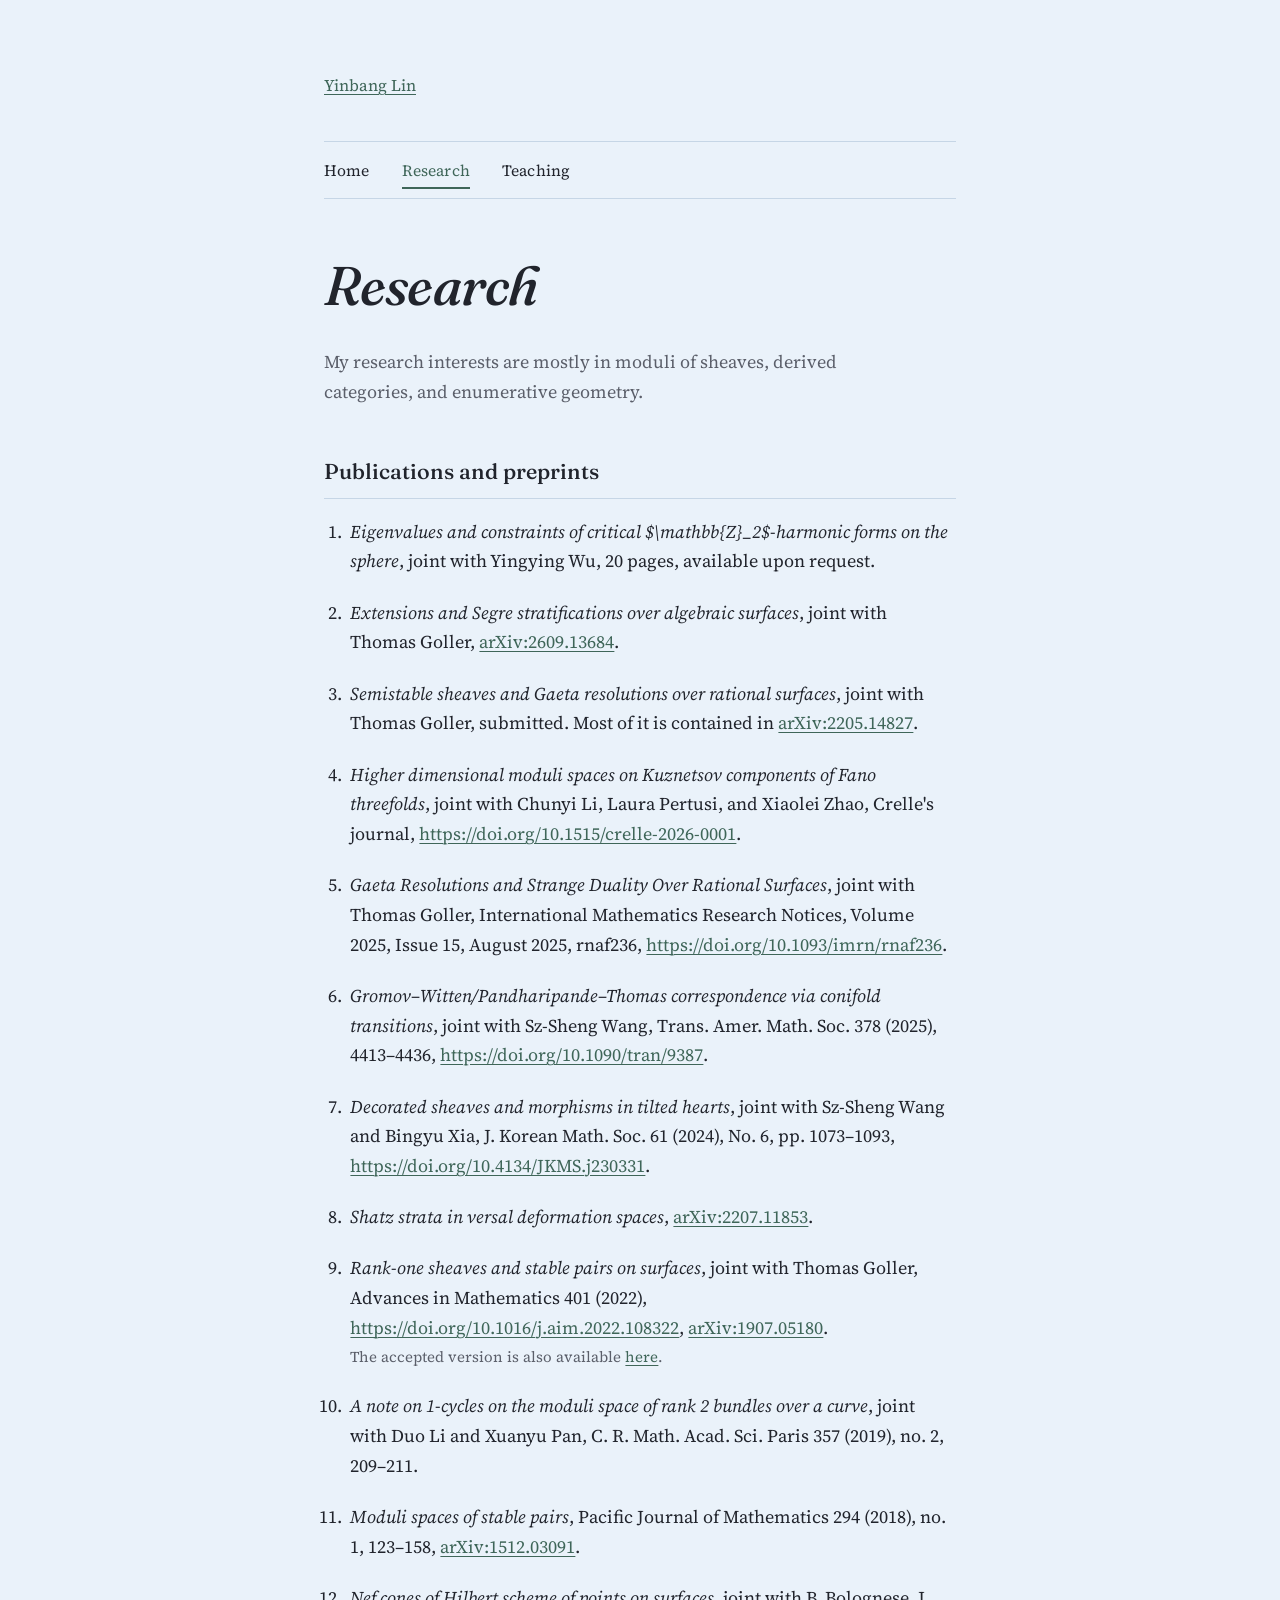
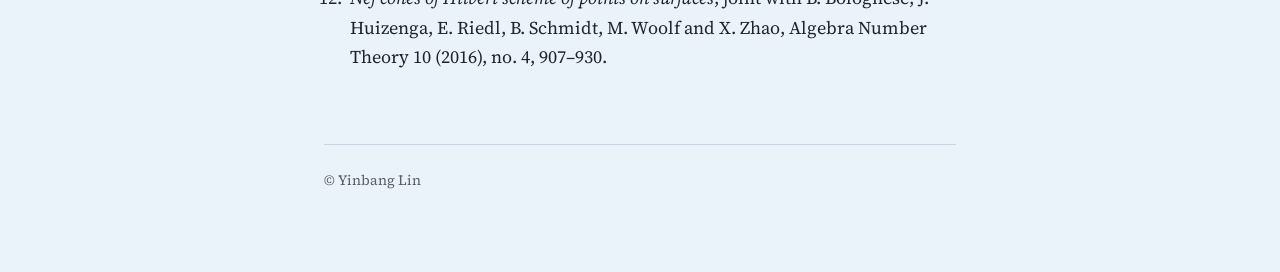
<file: research.html>
<!-- research.html — generated 2026-09-03T23:33:38Z -->
<!DOCTYPE html>
<html lang="en">
<head>
<meta charset="utf-8">
<meta name="viewport" content="width=device-width, initial-scale=1">
<title>Research — Yinbang Lin</title>
<link rel="stylesheet" href="styles.css">
</head>
<body>
<div class="wrap">

  <header class="masthead">
    <div>
      <p class="role"><a href="index.html">Yinbang Lin</a></p>
    </div>
  </header>

  <nav class="site" aria-label="Main">
    <ul>
      <li><a href="index.html">Home</a></li>
      <li><a href="research.html" aria-current="page">Research</a></li>
      <li><a href="teaching.html">Teaching</a></li>
    </ul>
  </nav>

  <h1 class="page-title">Research</h1>
  <p class="lede">
    My research interests are mostly in moduli of sheaves, derived categories,
    and enumerative geometry.
  </p>

  <section>
    <h2>Publications and preprints</h2>
    <ol class="pub-list">

      <li>
        <span class="title">Eigenvalues and constraints of critical $\mathbb{Z}_2$-harmonic forms on the sphere</span>,
        joint with Yingying Wu, 20 pages, available upon request.
      </li>

      <li>
        <span class="title">Extensions and Segre stratifications over algebraic surfaces</span>,
        joint with Thomas Goller, <a href="http://arxiv.org/abs/2609.13684">arXiv:2609.13684</a>.
      </li>

      <li>
        <span class="title">Semistable sheaves and Gaeta resolutions over rational surfaces</span>,
        joint with Thomas Goller, submitted. Most of it is contained in
        <a href="http://arxiv.org/abs/2205.14827">arXiv:2205.14827</a>.
      </li>

      <li>
        <span class="title">Higher dimensional moduli spaces on Kuznetsov components of Fano threefolds</span>,
        joint with Chunyi Li, Laura Pertusi, and Xiaolei Zhao,
        <span class="venue">Crelle's journal</span>,
        <a href="https://doi.org/10.1515/crelle-2026-0001">https://doi.org/10.1515/crelle-2026-0001</a>.
      </li>

      <li>
        <span class="title">Gaeta Resolutions and Strange Duality Over Rational Surfaces</span>,
        joint with Thomas Goller,
        <span class="venue">International Mathematics Research Notices</span>,
        Volume 2025, Issue 15, August 2025, rnaf236,
        <a href="https://doi.org/10.1093/imrn/rnaf236">https://doi.org/10.1093/imrn/rnaf236</a>.
      </li>

      <li>
        <span class="title">Gromov&ndash;Witten/Pandharipande&ndash;Thomas correspondence via conifold transitions</span>,
        joint with Sz-Sheng Wang,
        <span class="venue">Trans. Amer. Math. Soc.</span> 378 (2025), 4413&ndash;4436,
        <a href="https://doi.org/10.1090/tran/9387">https://doi.org/10.1090/tran/9387</a>.
      </li>

      <li>
        <span class="title">Decorated sheaves and morphisms in tilted hearts</span>,
        joint with Sz-Sheng Wang and Bingyu Xia,
        <span class="venue">J. Korean Math. Soc.</span> 61 (2024), No. 6, pp. 1073&ndash;1093,
        <a href="https://doi.org/10.4134/JKMS.j230331">https://doi.org/10.4134/JKMS.j230331</a>.
      </li>

      <li>
        <span class="title">Shatz strata in versal deformation spaces</span>,
        <a href="http://arxiv.org/abs/2207.11853">arXiv:2207.11853</a>.
      </li>

      <li>
        <span class="title">Rank-one sheaves and stable pairs on surfaces</span>,
        joint with Thomas Goller,
        <span class="venue">Advances in Mathematics</span> 401 (2022),
        <a href="https://doi.org/10.1016/j.aim.2022.108322">https://doi.org/10.1016/j.aim.2022.108322</a>,
        <a href="http://arxiv.org/abs/1907.05180">arXiv:1907.05180</a>.
        <span class="note">The accepted version is also available <a href="goller-lin-rank-one-accepted.pdf">here</a>.</span>
      </li>

      <li>
        <span class="title">A note on 1-cycles on the moduli space of rank 2 bundles over a curve</span>,
        joint with Duo Li and Xuanyu Pan,
        <span class="venue">C. R. Math. Acad. Sci. Paris</span> 357 (2019), no. 2, 209&ndash;211.
      </li>

      <li>
        <span class="title">Moduli spaces of stable pairs</span>,
        <span class="venue">Pacific Journal of Mathematics</span> 294 (2018), no. 1, 123&ndash;158,
        <a href="http://arxiv.org/abs/1512.03091">arXiv:1512.03091</a>.
      </li>

      <li>
        <span class="title">Nef cones of Hilbert scheme of points on surfaces</span>,
        joint with B. Bolognese, J. Huizenga, E. Riedl, B. Schmidt, M. Woolf and X. Zhao,
        <span class="venue">Algebra Number Theory</span> 10 (2016), no. 4, 907&ndash;930.
      </li>

    </ol>
  </section>

  <footer>
    &copy; Yinbang Lin
  </footer>

</div>
</body>
</html>
</file>
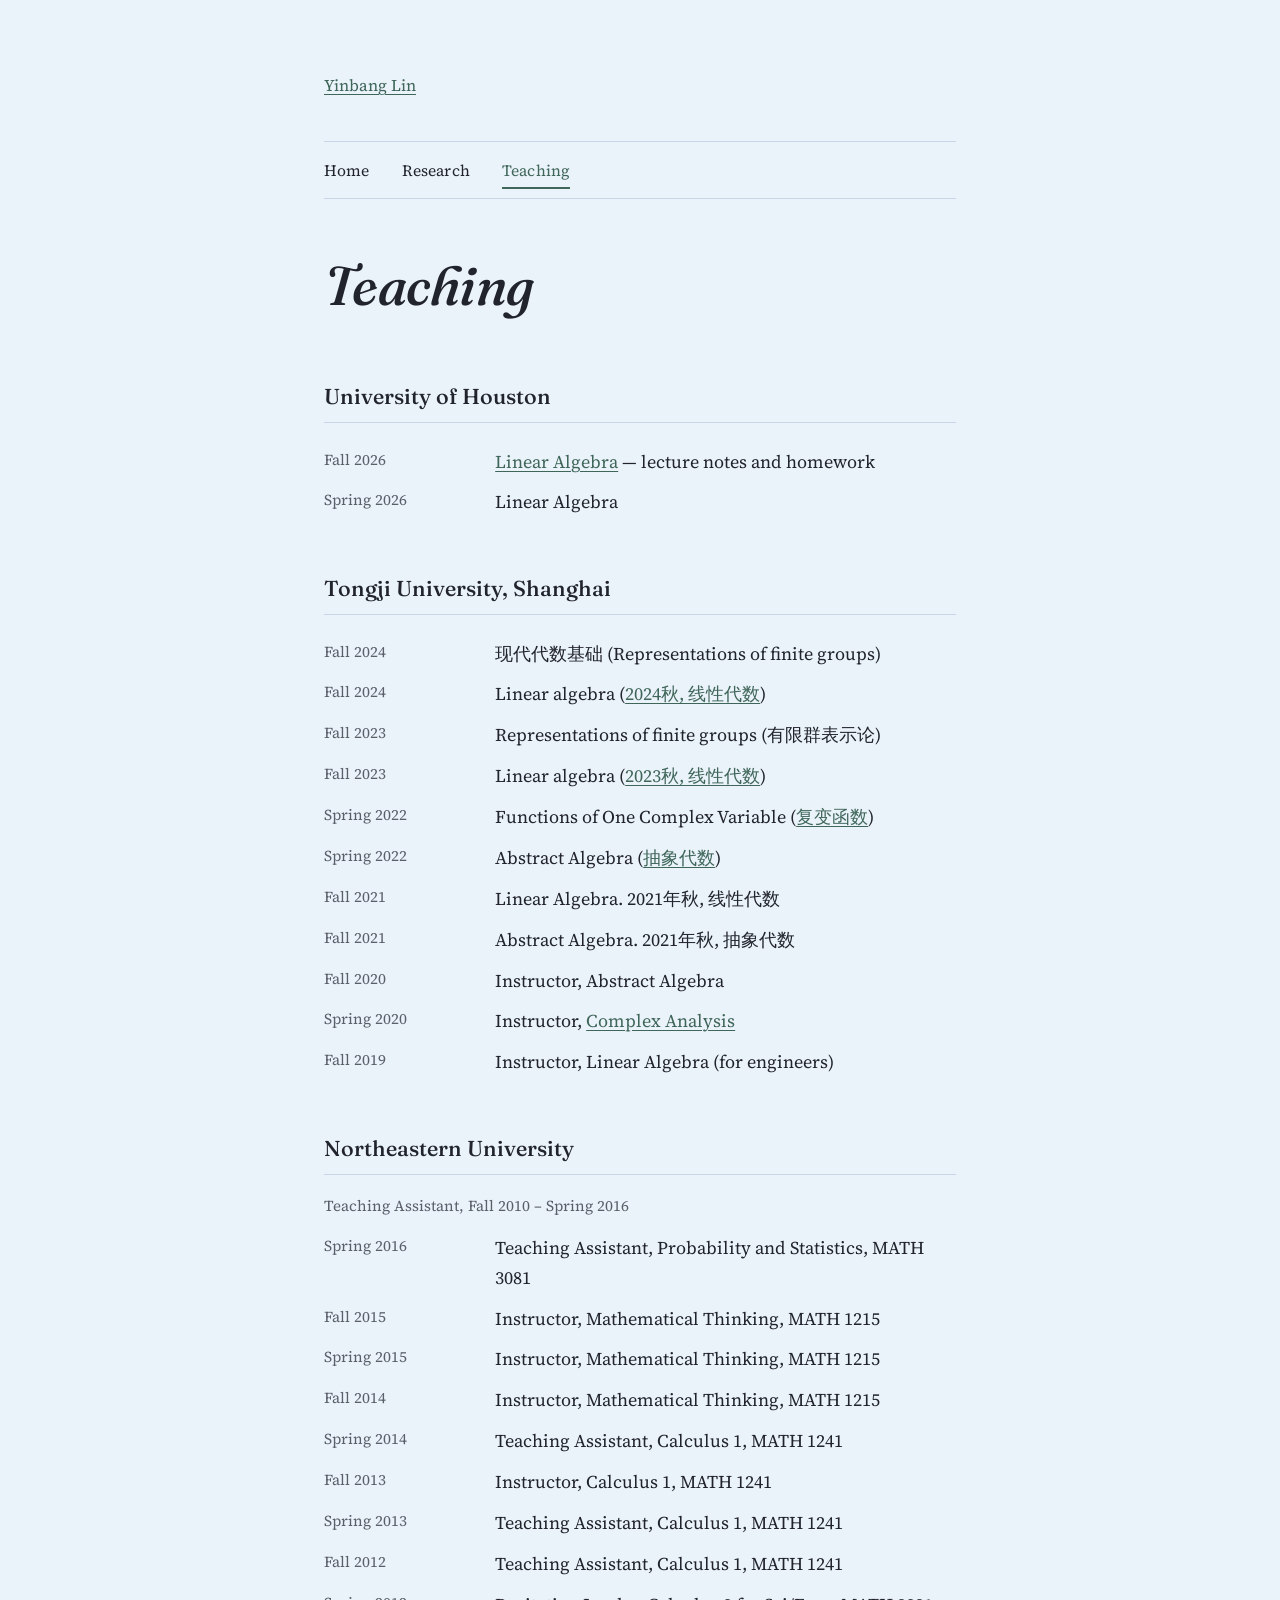
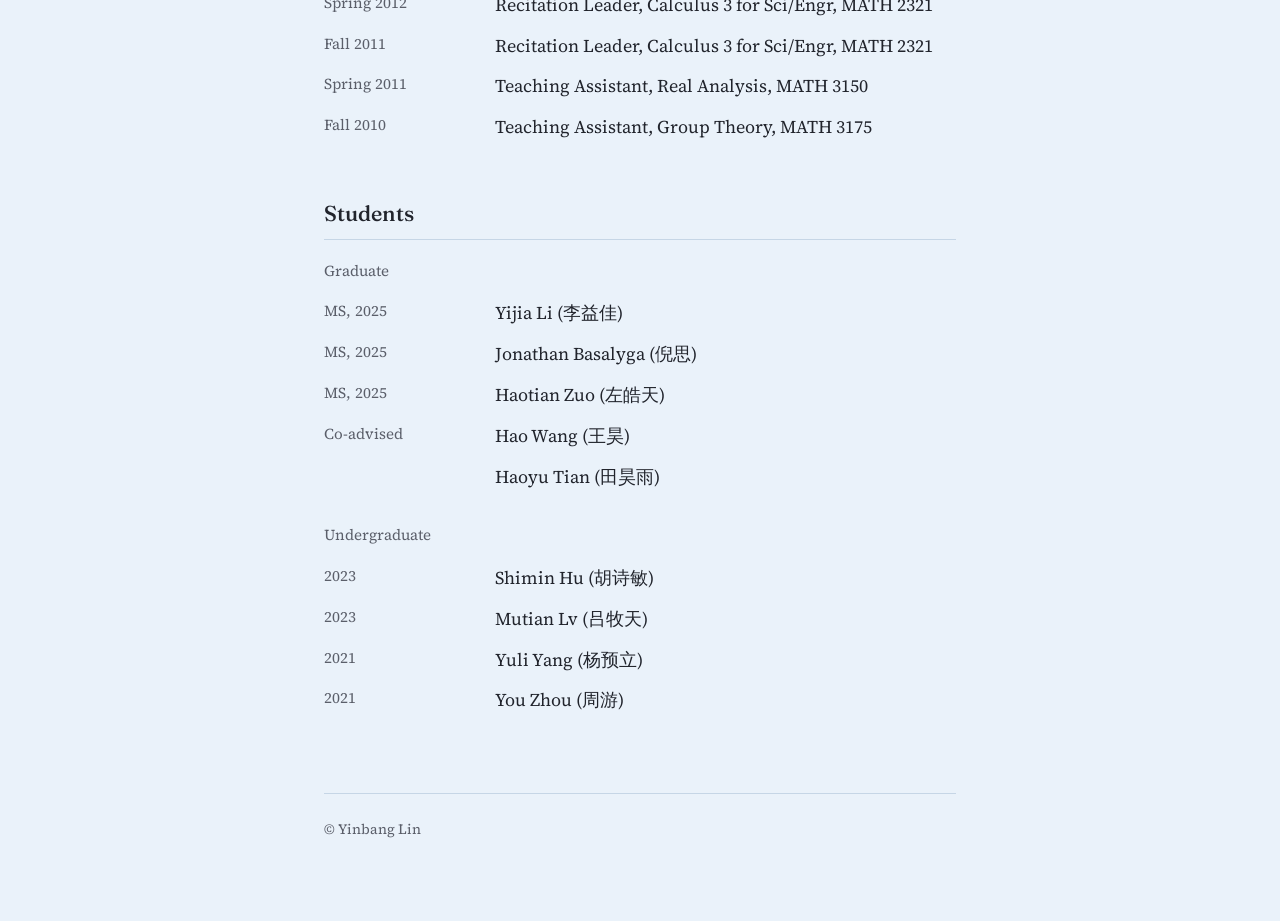
<file: teaching.html>
<!-- teaching.html — generated 2026-09-03T23:33:38Z -->
<!DOCTYPE html>
<html lang="en">
<head>
<meta charset="utf-8">
<meta name="viewport" content="width=device-width, initial-scale=1">
<title>Teaching — Yinbang Lin</title>
<link rel="stylesheet" href="styles.css">
</head>
<body>
<div class="wrap">

  <header class="masthead">
    <div>
      <p class="role"><a href="index.html">Yinbang Lin</a></p>
    </div>
  </header>

  <nav class="site" aria-label="Main">
    <ul>
      <li><a href="index.html">Home</a></li>
      <li><a href="research.html">Research</a></li>
      <li><a href="teaching.html" aria-current="page">Teaching</a></li>
    </ul>
  </nav>

  <h1 class="page-title">Teaching</h1>

  <section>
    <h2>University of Houston</h2>
    <ul class="plain-list">
      <li><span class="when">Fall 2026</span><span class="what"><a href="linear-algebra-fall2026.html">Linear Algebra</a> — lecture notes and homework</span></li>
      <li><span class="when">Spring 2026</span><span class="what">Linear Algebra</span></li>
    </ul>
  </section>

  <section>
    <h2>Tongji University, Shanghai</h2>
    <ul class="plain-list">
      <li><span class="when">Fall 2024</span><span class="what">现代代数基础 (Representations of finite groups)</span></li>
      <li><span class="when">Fall 2024</span><span class="what">Linear algebra (<a href="http://yinbang-lin.github.io/linear-algebra-fall-2024.html">2024秋, 线性代数</a>)</span></li>
      <li><span class="when">Fall 2023</span><span class="what">Representations of finite groups (有限群表示论)</span></li>
      <li><span class="when">Fall 2023</span><span class="what">Linear algebra (<a href="http://yinbang-lin.github.io/linear-algebra-fall-2023.html">2023秋, 线性代数</a>)</span></li>
      <li><span class="when">Spring 2022</span><span class="what">Functions of One Complex Variable (<a href="http://yinbang-lin.github.io/complex-analysis-2022-spring.html">复变函数</a>)</span></li>
      <li><span class="when">Spring 2022</span><span class="what">Abstract Algebra (<a href="http://yinbang-lin.github.io/algebra-2022-spring.html">抽象代数</a>)</span></li>
      <li><span class="when">Fall 2021</span><span class="what">Linear Algebra. 2021年秋, 线性代数</span></li>
      <li><span class="when">Fall 2021</span><span class="what">Abstract Algebra. 2021年秋, 抽象代数</span></li>
      <li><span class="when">Fall 2020</span><span class="what">Instructor, Abstract Algebra</span></li>
      <li><span class="when">Spring 2020</span><span class="what">Instructor, <a href="complex-analysis-2020-spring.html">Complex Analysis</a></span></li>
      <li><span class="when">Fall 2019</span><span class="what">Instructor, Linear Algebra (for engineers)</span></li>
    </ul>
  </section>

  <section>
    <h2>Northeastern University</h2>
    <p class="sub-heading">Teaching Assistant, Fall 2010 &ndash; Spring 2016</p>
    <ul class="plain-list">
      <li><span class="when">Spring 2016</span><span class="what">Teaching Assistant, Probability and Statistics, MATH 3081</span></li>
      <li><span class="when">Fall 2015</span><span class="what">Instructor, Mathematical Thinking, MATH 1215</span></li>
      <li><span class="when">Spring 2015</span><span class="what">Instructor, Mathematical Thinking, MATH 1215</span></li>
      <li><span class="when">Fall 2014</span><span class="what">Instructor, Mathematical Thinking, MATH 1215</span></li>
      <li><span class="when">Spring 2014</span><span class="what">Teaching Assistant, Calculus 1, MATH 1241</span></li>
      <li><span class="when">Fall 2013</span><span class="what">Instructor, Calculus 1, MATH 1241</span></li>
      <li><span class="when">Spring 2013</span><span class="what">Teaching Assistant, Calculus 1, MATH 1241</span></li>
      <li><span class="when">Fall 2012</span><span class="what">Teaching Assistant, Calculus 1, MATH 1241</span></li>
      <li><span class="when">Spring 2012</span><span class="what">Recitation Leader, Calculus 3 for Sci/Engr, MATH 2321</span></li>
      <li><span class="when">Fall 2011</span><span class="what">Recitation Leader, Calculus 3 for Sci/Engr, MATH 2321</span></li>
      <li><span class="when">Spring 2011</span><span class="what">Teaching Assistant, Real Analysis, MATH 3150</span></li>
      <li><span class="when">Fall 2010</span><span class="what">Teaching Assistant, Group Theory, MATH 3175</span></li>
    </ul>
  </section>

  <section>
    <h2>Students</h2>
    <p class="sub-heading">Graduate</p>
    <ul class="plain-list">
      <li><span class="when">MS, 2025</span><span class="what">Yijia Li (李益佳)</span></li>
      <li><span class="when">MS, 2025</span><span class="what">Jonathan Basalyga (倪思)</span></li>
      <li><span class="when">MS, 2025</span><span class="what">Haotian Zuo (左皓天)</span></li>
      <li><span class="when">Co-advised</span><span class="what">Hao Wang (王昊)</span></li>
      <li><span class="when"></span><span class="what">Haoyu Tian (田昊雨)</span></li>
    </ul>
    <p class="sub-heading" style="margin-top:1.6rem;">Undergraduate</p>
    <ul class="plain-list">
      <li><span class="when">2023</span><span class="what">Shimin Hu (胡诗敏)</span></li>
      <li><span class="when">2023</span><span class="what">Mutian Lv (吕牧天)</span></li>
      <li><span class="when">2021</span><span class="what">Yuli Yang (杨预立)</span></li>
      <li><span class="when">2021</span><span class="what">You Zhou (周游)</span></li>
    </ul>
  </section>

  <footer>
    &copy; Yinbang Lin
  </footer>

</div>
</body>
</html>
</file>
<file: styles.css>
/* styles.css — generated 2026-09-03T23:33:38Z */

@import url('https://fonts.googleapis.com/css2?family=Fraunces:ital,opsz,wght@0,9..144,300;0,9..144,400;0,9..144,500;0,9..144,600;1,9..144,400;1,9..144,500&family=Source+Serif+4:ital,wght@0,400;0,600;1,400&display=swap');

:root{
  --paper: #EAF2FA;
  --paper-alt: #DCEAF6;
  --ink: #21242C;
  --ink-soft: #5B5F6A;
  --accent: #3F6659;
  --accent-soft: #B9CCC2;
  --rule: #C6D6E6;
  --measure: 680px;
}

*{ box-sizing: border-box; }

html{ scroll-behavior: smooth; }

body{
  margin: 0;
  background: var(--paper);
  color: var(--ink);
  font-family: 'Source Serif 4', Georgia, serif;
  font-size: 18px;
  line-height: 1.65;
  -webkit-font-smoothing: antialiased;
}

a{
  color: var(--accent);
  text-decoration-thickness: 1px;
  text-underline-offset: 3px;
}
a:hover{ color: var(--ink); }

.wrap{
  max-width: var(--measure);
  margin: 0 auto;
  padding: 4.5rem 1.5rem 5rem;
}

/* Masthead ------------------------------------------------------ */

.masthead{
  display: flex;
  gap: 1.75rem;
  align-items: flex-end;
  flex-wrap: wrap;
}

.masthead img{
  width: 168px;
  height: 168px;
  object-fit: cover;
  border-radius: 2px;
  filter: grayscale(15%);
}

.masthead h1{
  font-family: 'Fraunces', serif;
  font-weight: 500;
  font-style: italic;
  font-size: clamp(2.1rem, 5vw, 2.9rem);
  margin: 0 0 0.15em;
  letter-spacing: -0.01em;
}

.masthead .role{
  margin: 0;
  color: var(--ink-soft);
  font-size: 1.02rem;
}

.name-cjk{
  font-style: normal;
  font-size: 0.62em;
  color: var(--ink-soft);
  margin-left: 0.4em;
}

/* Nav ------------------------------------------------------------ */

nav.site{
  margin-top: 2.6rem;
  border-top: 1px solid var(--rule);
  border-bottom: 1px solid var(--rule);
  padding: 0.85rem 0;
}

nav.site ul{
  list-style: none;
  display: flex;
  gap: 2rem;
  margin: 0;
  padding: 0;
}

nav.site a{
  color: var(--ink);
  text-decoration: none;
  font-size: 0.98rem;
  letter-spacing: 0.01em;
  padding-bottom: 0.35rem;
  border-bottom: 2px solid transparent;
}

nav.site a:hover{ color: var(--accent); }

nav.site a[aria-current="page"]{
  border-bottom-color: var(--accent);
  color: var(--accent);
}

/* Moduli-space motif band ---------------------------------------- */

.motif{
  margin: 2.8rem 0 3.2rem;
}
.motif svg{ display:block; width:100%; height:auto; }

/* Page hero title (research / teaching pages) --------------------- */

.page-title{
  font-family: 'Fraunces', serif;
  font-style: italic;
  font-weight: 500;
  font-size: clamp(2.4rem, 6vw, 3.4rem);
  margin: 2.6rem 0 0.3em;
  letter-spacing: -0.01em;
}

.lede{
  color: var(--ink-soft);
  max-width: 58ch;
  margin: 0 0 2.6rem;
}

/* Sections --------------------------------------------------------- */

section{ margin-top: 3rem; }

section > h2{
  font-family: 'Fraunces', serif;
  font-weight: 500;
  font-size: 1.35rem;
  margin: 0 0 1.1rem;
  padding-bottom: 0.5rem;
  border-bottom: 1px solid var(--rule);
}

/* Publications ------------------------------------------------------ */

.pub-list{
  list-style: decimal;
  padding-left: 1.4rem;
  margin: 0;
}

.pub-list li{
  margin-bottom: 1.35rem;
  padding-left: 0.25rem;
}

.pub-list .title{ font-style: italic; }

.pub-list .venue{ color: var(--ink); }

.pub-list .note{
  display: block;
  color: var(--ink-soft);
  font-size: 0.94rem;
  margin-top: 0.15rem;
}

/* Plain lists (teaching, students) ----------------------------------- */

.plain-list{
  list-style: none;
  padding: 0;
  margin: 0;
}

.plain-list li{
  display: flex;
  gap: 1.2rem;
  padding: 0.35rem 0;
}

.plain-list .when{
  flex: 0 0 9.5rem;
  color: var(--ink-soft);
  font-size: 0.95rem;
}

.plain-list .what{ flex: 1; }

.sub-heading{
  font-size: 0.95rem;
  color: var(--ink-soft);
  margin: 0 0 0.6rem;
}

/* Contact block ------------------------------------------------------ */

.contact{
  margin-top: 2.6rem;
  color: var(--ink-soft);
  font-size: 0.98rem;
}
.contact p{ margin: 0.25rem 0; }
.contact strong{ color: var(--ink); font-weight: 600; }

/* Footer --------------------------------------------------------------- */

footer{
  margin-top: 4.5rem;
  padding-top: 1.5rem;
  border-top: 1px solid var(--rule);
  color: var(--ink-soft);
  font-size: 0.88rem;
}

/* Motion & accessibility ------------------------------------------------- */

:focus-visible{
  outline: 2px solid var(--accent);
  outline-offset: 3px;
}

@media (prefers-reduced-motion: reduce){
  html{ scroll-behavior: auto; }
}

/* Responsive -------------------------------------------------------------- */

@media (max-width: 600px){
  body{ font-size: 16.5px; }
  .wrap{ padding: 3rem 1.15rem 3.5rem; }
  .masthead{ gap: 1.1rem; }
  .masthead img{ width: 120px; height: 120px; }
  nav.site ul{ gap: 1.2rem; flex-wrap: wrap; }
  .plain-list li{ flex-direction: column; gap: 0.15rem; }
  .plain-list .when{ flex: none; }
}
</file>
